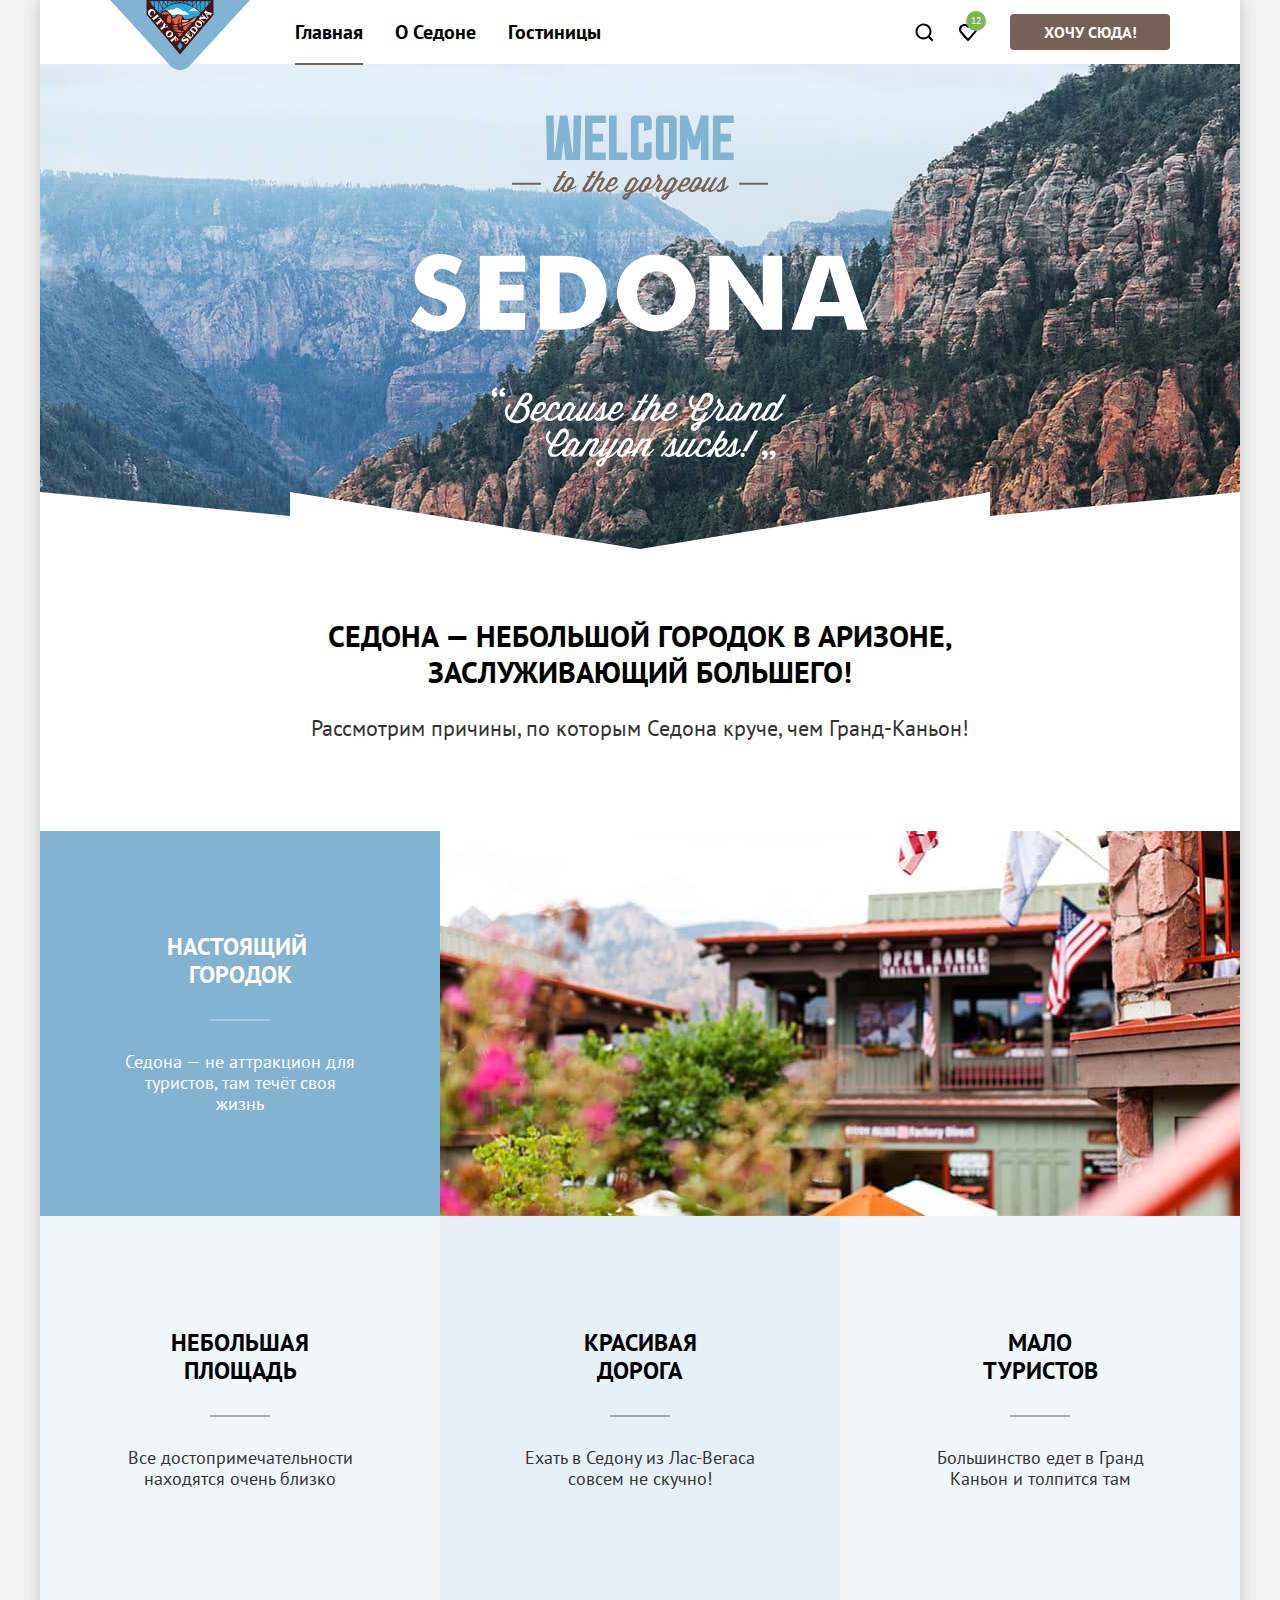
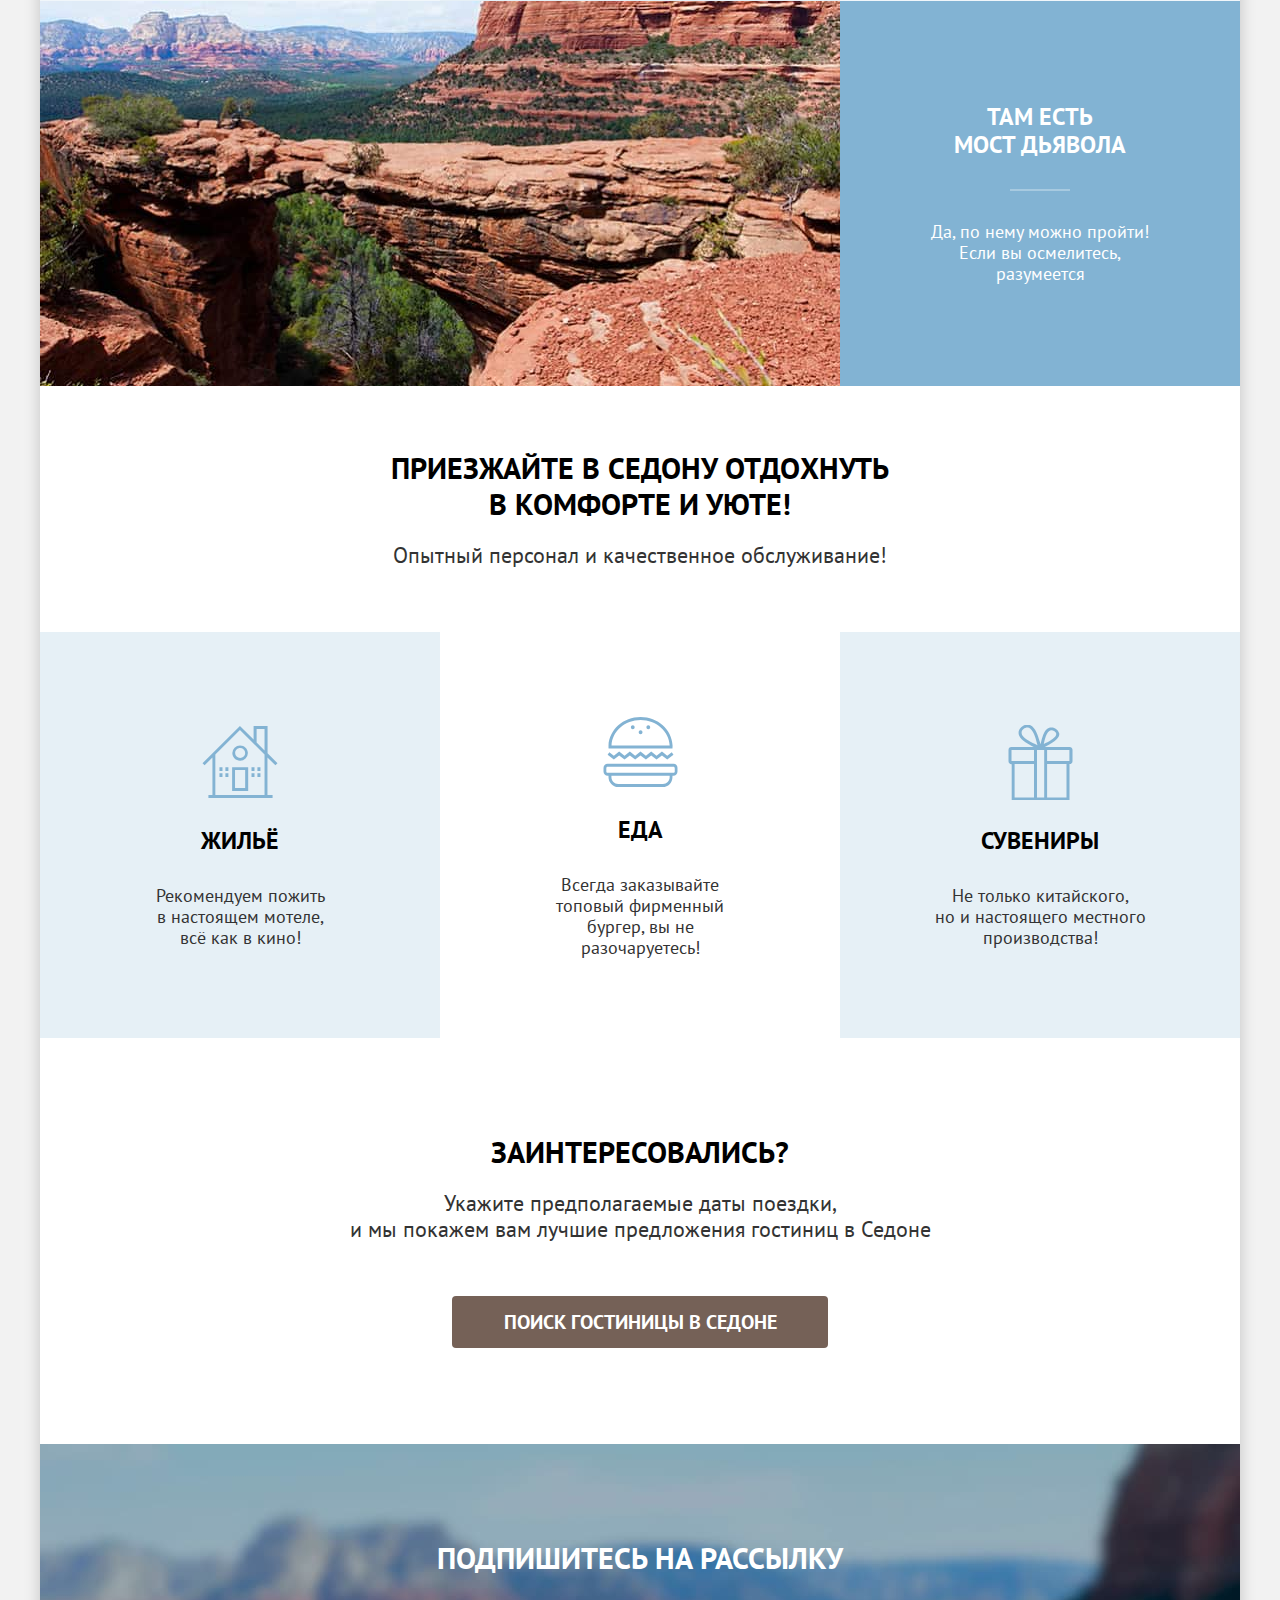
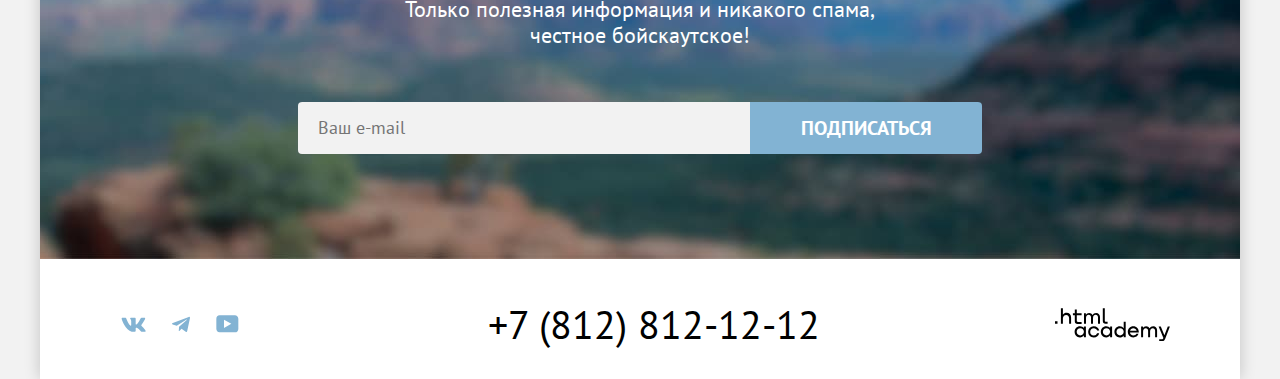
<file: index.html>
<!DOCTYPE html>
<html lang="ru">

  <head>
    <meta charset="UTF-8">
    <link rel="icon" href="favicon.ico">
    <link rel="icon" type="image/png" href="images/favicon.png">
    <link rel="stylesheet" href="styles/styles.css">
    <title>Седона</title>
  </head>

  <body>
    <div class="body-box">
      <!--------------- блок header --------------->
      <header class="page-header" data-test="header">
        <nav class="navigation">
          <a href="index.html" class="logo"><img src="images/logo.svg" width="140" height="70" alt="Логотип Седоны"></a>
          <!--  блок навигации по страницам сайта    -->
          <ul class="navigation-list list">
            <li class="navigation-item active">
              <a class="navigation-link" href="index.html">Главная</a>
            </li>
            <li class="navigation-item">
              <a class="navigation-link" href="#">О Седоне</a>
            </li>
            <li class="navigation-item">
              <a class="navigation-link" href="catalog.html">Гостиницы</a>
            </li>
          </ul>
          <!-- блок пользовательской навигации -->
          <ul class="navigation-user list">
            <li class="navigation-user-item">
              <a class="navigation-user-link search-logo" href="#">
                <svg width="19" height="19" viewBox="0 0 19 19" fill="none" xmlns="http://www.w3.org/2000/svg">
                  <path
                    d="M18.5 17.0083L14.8 13.3287C15.8 12.0359 16.5 10.3453 16.5 8.4558C16.5 4.08011 12.9 0.5 8.5 0.5C4.1 0.5 0.5 4.17956 0.5 8.55525C0.5 12.9309 4.1 16.511 8.5 16.511C10.3 16.511 12 15.9144 13.4 14.8204L17.1 18.5L18.5 17.0083ZM8.5 14.5221C5.2 14.5221 2.5 11.837 2.5 8.55525C2.5 5.27348 5.2 2.5884 8.5 2.5884C11.8 2.5884 14.5 5.27348 14.5 8.55525C14.5 11.837 11.8 14.5221 8.5 14.5221Z"
                    fill="currentColor" />
                </svg>
                <span class="visually-hidden">Поиск</span>
              </a>
            </li>
            <li class="navigation-user-item">
              <a class="navigation-user-link favorites-logo" href="#">
                <svg width="18" height="17" viewBox="0 0 18 17" fill="none" xmlns="http://www.w3.org/2000/svg">
                  <path
                    d="M8.9 17C8.6 17 8.3 16.9 8.1 16.6C2.7 10.5 1.4 9.1 1.1 8.7C0.4 7.8 0 6.6 0 5.4C0 2.4 2.4 0 5.5 0C6.8 0 8 0.5 9 1.3C10 0.5 11.3 0 12.5 0C15.5 0 18 2.4 18 5.4C18 6.7 17.5 7.9 16.7 8.8L9.7 16.7C9.5 16.9 9.3 17 8.9 17ZM2.9 7.5C3.2 7.9 6.4 11.5 9 14.4L15.2 7.4C15.7 6.9 15.9 6.2 15.9 5.4C15.9 3.6 14.4 2.1 12.6 2.1C11.6 2.1 10.6 2.6 9.9 3.4C9.6 3.7 9.3 3.8 9 3.8C8.7 3.8 8.4 3.6 8.2 3.4C7.5 2.6 6.5 2.1 5.5 2.1C3.7 2.1 2.2 3.6 2.2 5.4C2.1 6.3 2.5 7 2.9 7.5C2.8 7.5 2.8 7.5 2.9 7.5Z"
                    fill="currentColor" />
                </svg>
                <span class="visually-hidden">Избранное</span>
                <span class="amount">12</span>
              </a>
            </li>
          </ul>
          <button class="navigation-button small" type="button">Хочу сюда!</button>
        </nav>
      </header>

      <!-- блок основного содержимого -->
      <main class="main-index main-container" data-test="main">
        <section class="hero" data-test="hero">
          <h1 class="visually-hidden">Добро пожаловать в Седону</h1>
          <img class="welcome-box" src="images/index/welcome.svg" width="458" height="352"
            alt="Добро пожаловать в великолепную Седону, потому что Большой Каньон — отстой">
        </section>
        <section class="advantage" data-test="advantages">
          <div class="advantage-title">
            <h2 class="title">Седона — небольшой городок в Аризоне,<br>заслуживающий большего!</h2>
            <p class="title-text">Рассмотрим причины, по которым Седона круче, чем Гранд-Каньон!</p>
          </div>
          <ul class="advantage-list list">
            <li class="advantage-item advantage-image advantage-image-city">
              <div class="advantage-container city">
                <h3 class="advantage-subtitle first-line">Настоящий&nbsp;<br>городок</h3>
                <p class="advantage-text">Седона — не аттракцион для туристов, там течёт своя жизнь</p>
              </div>
              <img src="images/index/city.jpg" width="800" height="385" alt="Городок в Седоне">
            </li>
            <li class="advantage-item advantage-container">
              <div class="advantage-box">
                <h3 class="advantage-subtitle line">Небольшая<br>площадь</h3>
                <p class="advantage-text">Все достопримечательности находятся очень близко</p>
              </div>
            </li>
            <li class="advantage-item box advantage-container">
              <div class="advantage-box">
                <h3 class="advantage-subtitle line">Красивая<br>дорога</h3>
                <p class="advantage-text">Ехать в Седону из Лас-Вегаса <br>совсем не скучно!</p>
              </div>
            </li>
            <li class="advantage-item advantage-container">
              <div class="advantage-box">
                <h3 class="advantage-subtitle line">Мало<br>туристов</h3>
                <p class="advantage-text">Большинство едет в Гранд Каньон и толпится там</p>
              </div>
            </li>
            <li class="advantage-item advantage-image advantage-image-bridge">
              <img src="images/index/devil.jpg" width="800" height="385" alt="Мост Дьявола">
              <div class="advantage-container bridge">
                <h3 class="advantage-subtitle last-line">Там есть<br>мост дьявола</h3>
                <p class="advantage-text">Да, по нему можно пройти! Если вы осмелитесь, разумеется</p>
              </div>
            </li>
          </ul>
          <section class="services" data-test="service">
            <div class="advantage-desc">
              <h2 class="title">Приезжайте в Седону отдохнуть <br>в комфорте и уюте!</h2>
              <p class="title-text">Опытный персонал и качественное обслуживание!</p>
            </div>
            <ul class="advantage-list list">
              <li class="advantage-item box">
                <div class="holder">
                  <h3 class="advantage-subtitle housing">Жильё</h3>
                  <p class="advantage-text">Рекомендуем пожить<br>в настоящем мотеле,<br>всё как в кино!</p>
                </div>
              </li>
              <li class="advantage-item eat">
                <div class="holder">
                  <h3 class="advantage-subtitle food">Еда</h3>
                  <p class="advantage-text">Всегда заказывайте<br>топовый фирменный бургер, вы не разочаруетесь!</p>
                </div>
              </li>
              <li class="advantage-item box">
                <div class="holder">
                  <h3 class="advantage-subtitle souvenirs">Сувениры</h3>
                  <p class="advantage-text">Не только китайского,<br>но и настоящего местного производства!</p>
                </div>
              </li>
            </ul>
          </section>
        </section>
        <article class="hotel-search" data-test="search">
          <h2 class="search-title title">Заинтересовались?</h2>
          <p class="search-text title-text">Укажите предполагаемые даты поездки, <br>и мы покажем вам лучшие предложения
            гостиниц в Седоне</p>
          <a class="search-button medium" href="#">поиск гостиницы в седоне</a>
        </article>
        <article class="subscribe" data-test="subscribe">
          <h2 class="subscribe-title title">Подпишитесь на рассылку</h2>
          <p class="subscribe-text title-text">Только полезная информация и никакого спама,<br>честное бойскаутское!</p>

          <form class="subscribe-form" action="https://echo.htmlacademy.ru/" method="post">
            <input class="form-mail" type="text" id="subscribe-form-mail" name="subscribe-form-mail"
              placeholder="Ваш e-mail">
            <button class="subscribe-button medium" type="submit">Подписаться</button>
          </form>

        </article>
      </main>

      <!--------  блок footer-------------->
      <footer class="page-footer" data-test="footer">
        <ul class="social list">
          <li class="social-item">
            <a class="social-link vk" href="https://vk.com/htmlacademy">
              <svg width="25" height="15" viewBox="0 0 25 15" fill="none" xmlns="http://www.w3.org/2000/svg">
                <path fill-rule="evenodd" clip-rule="evenodd"
                  d="M24.1164 1.80445C24.2824 1.25845 24.1164 0.856445 23.3214 0.856445H20.6964C20.0284 0.856445 19.7204 1.20345 19.5534 1.58645C19.5534 1.58645 18.2184 4.78245 16.3274 6.85845C15.7154 7.46045 15.4374 7.65145 15.1034 7.65145C14.9364 7.65145 14.6854 7.46045 14.6854 6.91345V1.80445C14.6854 1.14845 14.5014 0.856445 13.9454 0.856445H9.81738C9.40038 0.856445 9.14938 1.16045 9.14938 1.44945C9.14938 2.07045 10.0954 2.21445 10.1924 3.96245V7.76045C10.1924 8.59345 10.0394 8.74444 9.70538 8.74444C8.81538 8.74444 6.65038 5.53345 5.36538 1.85945C5.11638 1.14445 4.86438 0.856445 4.19338 0.856445H1.56638C0.816382 0.856445 0.666382 1.20345 0.666382 1.58645C0.666382 2.26845 1.55638 5.65645 4.81138 10.1374C6.98138 13.1974 10.0364 14.8564 12.8194 14.8564C14.4884 14.8564 14.6944 14.4884 14.6944 13.8534V11.5404C14.6944 10.8034 14.8524 10.6564 15.3814 10.6564C15.7714 10.6564 16.4384 10.8484 17.9964 12.3234C19.7764 14.0724 20.0694 14.8564 21.0714 14.8564H23.6964C24.4464 14.8564 24.8224 14.4884 24.6064 13.7604C24.3684 13.0364 23.5184 11.9854 22.3914 10.7384C21.7794 10.0284 20.8614 9.26345 20.5824 8.88045C20.1934 8.38945 20.3044 8.17044 20.5824 7.73345C20.5824 7.73345 23.7824 3.30745 24.1154 1.80445H24.1164Z"
                  fill="currentColor" />
              </svg>
              <span class="visually-hidden">Вконтакте</span>
            </a>
          </li>
          <li class="social-item">
            <a class="social-link telegram" href="https://t.me/htmlacademy">
              <svg width="18" height="16" viewBox="0 0 18 16" fill="none" xmlns="http://www.w3.org/2000/svg">
                <path
                  d="M16.785 0.955705L0.840489 7.1042C-0.247661 7.54126 -0.241365 8.14828 0.640845 8.41897L4.73445 9.69597L14.2058 3.72014C14.6537 3.44766 15.0629 3.59424 14.7265 3.89281L7.05283 10.8183H7.05103L7.05283 10.8192L6.77045 15.0387C7.18413 15.0387 7.36669 14.8489 7.59871 14.625L9.58705 12.6915L13.7229 15.7464C14.4855 16.1664 15.0332 15.9506 15.2229 15.0405L17.9379 2.2453C18.2158 1.13107 17.5126 0.626562 16.785 0.955705Z"
                  fill="currentColor" />
              </svg>
              <span class="visually-hidden">Telegram</span>
            </a>
          </li>
          <li class="social-item">
            <a class="social-link youtube" href="https://www.youtube.com/user/htmlacademyru">
              <svg width="23" height="18" viewBox="0 0 23 18" fill="none" xmlns="http://www.w3.org/2000/svg">
                <path
                  d="M18.9402 0.356445H3.50738C1.64668 0.356445 0.333252 1.9502 0.333252 3.75645V13.8502C0.333252 15.7627 1.64668 17.3564 3.50738 17.3564H19.1591C20.8009 17.3564 22.3333 15.7627 22.3333 13.9564V3.75645C22.1143 1.9502 20.8009 0.356445 18.9402 0.356445ZM7.99494 12.8939V4.81894L15.3283 8.85645L7.99494 12.8939Z"
                  fill="currentColor" />
              </svg>
              <span class="visually-hidden">YouTube</span>
            </a>
          </li>
        </ul>
        <a class="tel" href="tel:+78128121212">+7 (812) 812-12-12</a>
        <a class="logo-htmlacademy" href="https://htmlacademy.ru/">
          <svg xmlns="http://www.w3.org/2000/svg" width="115" height="33" fill="none">
            <path fill="currentColor"
              d="M0 13.26v2.6h2.5v-2.6H0ZM11.6 4.86c-1.6 0-2.8.7-3.6 1.7h-.1V.36h-2v15.5h2v-5.3c0-2.1 1.3-3.6 3.3-3.6 1.8 0 2.9 1.4 2.9 3.2v5.7h2v-6.1c.1-3-1.8-4.9-4.5-4.9ZM26.6 5.16h-4.8v-3.7h-2v3.8h-1.9v2h1.9v6c0 1.7 1 2.7 2.7 2.7h4.1v-2h-3.7c-.7 0-1.1-.4-1.1-1.1v-5.7h4.8v-2ZM41.1 4.96c-1.6 0-2.9.8-3.5 2.1h-.1c-.6-1.2-1.8-2.1-3.4-2.1-1.4 0-2.5.8-3.1 1.8h-.1v-1.6H29v10.6h2v-5.4c0-2 1-3.5 2.6-3.5 1.5 0 2.4 1 2.4 2.6v6.3h2v-5.6c0-2.4 1.4-3.3 2.6-3.3 1.5 0 2.4 1 2.4 2.6v6.3h2v-6.5c.1-2.5-1.4-4.3-3.9-4.3ZM47.8 13.06c0 1.7 1 2.7 2.8 2.7h2v-2h-1.7c-.7 0-1.1-.4-1.1-1.1V.36h-2v12.7ZM28.9 20.06c-.9-1.1-2.2-1.8-3.9-1.8-3.1 0-5.4 2.3-5.4 5.6s2.3 5.6 5.4 5.6c1.8 0 3-.8 3.8-1.9h.1v1.6h2v-10.6h-2v1.5Zm-3.6 7.4c-2.2 0-3.6-1.6-3.6-3.6s1.4-3.6 3.6-3.6 3.6 1.6 3.6 3.6c0 1.9-1.4 3.6-3.6 3.6ZM44.2 22.36c-.5-2.4-2.6-4.1-5.4-4.1a5.4 5.4 0 0 0-5.6 5.6c0 3.1 2.2 5.6 5.6 5.6 2.8 0 4.9-1.8 5.4-4.2h-2.1a3.4 3.4 0 0 1-3.3 2.3c-2.2 0-3.6-1.6-3.6-3.6s1.4-3.6 3.6-3.6c1.6 0 2.8 1 3.3 2.2h2.1v-.2ZM55.1 20.06c-.9-1.1-2.2-1.8-3.9-1.8-3.1 0-5.4 2.3-5.4 5.6s2.3 5.6 5.4 5.6c1.8 0 3-.8 3.8-1.9h.1v1.6h2v-10.6h-2v1.5Zm-3.6 7.4c-2.2 0-3.6-1.6-3.6-3.6s1.4-3.6 3.6-3.6 3.6 1.6 3.6 3.6c0 1.9-1.5 3.6-3.6 3.6ZM68.7 20.16c-.9-1.1-2.2-1.9-3.9-1.9-3.1 0-5.4 2.3-5.4 5.6s2.2 5.6 5.4 5.6c1.7 0 3-.8 3.8-1.8h.1v1.5h2v-15.4h-2v6.4Zm-3.6 7.3c-2.2 0-3.6-1.6-3.6-3.6s1.4-3.6 3.6-3.6 3.6 1.6 3.6 3.6c-.1 2-1.5 3.6-3.6 3.6ZM78.3 18.26c-3.3 0-5.5 2.5-5.5 5.6 0 3 2.1 5.6 5.5 5.6 2.5 0 4.5-1.3 5.2-3.6h-2.1c-.5 1-1.6 1.6-3 1.6-1.9 0-3.3-1.3-3.4-2.9h8.8c.2-3.6-2-6.3-5.5-6.3Zm0 1.9c1.7 0 3 1 3.3 2.6h-6.5c.3-1.5 1.5-2.6 3.2-2.6ZM98.2 18.26c-1.6 0-2.9.8-3.6 2h-.1c-.6-1.2-1.8-2-3.4-2-1.4 0-2.5.7-3.1 1.8v-1.5h-1.9v10.6h2v-5.4c0-2 1-3.4 2.6-3.5 1.5 0 2.4 1 2.4 2.6v6.3h2v-5.6c0-2.4 1.4-3.3 2.6-3.3 1.5 0 2.4 1 2.4 2.6v6.3h2v-6.5c.1-2.6-1.4-4.4-3.9-4.4ZM109.4 27.36l-3.6-8.9h-2.2l4.8 11.6c-.3.9-.7 1.2-1.7 1.2h-2.5v2h2.5c1.8 0 2.8-.8 3.5-2.6l4.7-12.2h-2.1l-3.4 8.9Z" />
          </svg>
          <span class="visually-hidden">HTML Academy</span>
        </a>
      </footer>
    </div>

    <!--  модальное окно -->
    <div class="modal-container modal-container-close">
      <div class="modal modal-search">
        <button class="modal-close-button" type="button">
          <svg width="14" height="14" viewBox="0 0 14 14" fill="none" xmlns="http://www.w3.org/2000/svg">
            <path
              d="M14 1.29231L12.7077 0L7 5.70769L1.29231 0L0 1.29231L5.70769 7L0 12.7077L1.29231 14L7 8.29231L12.7077 14L14 12.7077L8.29231 7L14 1.29231Z"
              fill="currentColor" />
          </svg>
          <span class="visually-hidden">Закрыть</span>
        </button>
        <section class="modal-content">
          <h2 class="modal-title">Поиск гостиницы в Седоне</h2>
          <form class="search-form" action="https://echo.htmlacademy.ru/" method="post">
            <div class="arrival-grid">
              <label class="field arrival" for="arrival">Дата Заезда:</label>
              <input class="arrival-form modal-form" type="text" id="arrival" name="arrival" placeholder="Укажите дату"
                required>
              <strong class="date-error">Мы не можем отправить вас в прошлое.</strong>
            </div>
            <div class="departure-grid">
              <label class="field departure" for="departure">Дата Выезда:</label>
              <input class="departure-form modal-form" type="text" id="departure" name="departure"
                placeholder="Укажите дату" required>
              <strong class="notice">На эти даты есть свободные номера. Пока есть.</strong>
            </div>
            <div class="adults-grid">
              <label class="field adults" for="adults">Взрослые:</label>
              <div class="spin adult-spin">
                <button class="minus" type="button">
                  <span class="visually-hidden">Меньше</span>
                  <svg width="14" height="2" viewBox="0 0 14 2" fill="none" xmlns="http://www.w3.org/2000/svg">
                    <path d="M0 0L0 2L14 2V0L0 0Z" fill="currentColor" />
                  </svg>
                </button>
                <input class="adults-form modal-form" type="number" id="adults" name="adults" value="2" required>
                <button class="plus" type="button">
                  <span class="visually-hidden">Больше</span>
                  <svg width="14" height="14" viewBox="0 0 14 14" fill="none" xmlns="http://www.w3.org/2000/svg">
                    <path d="M14 6H8V0H6V6H0V8H6V14H8V8H14V6Z" fill="currentColor" />
                  </svg>
                </button>
              </div>
            </div>
            <div class="children-grid">
              <span class="children-tooltip">
                <label class="field children" for="children">Дети:</label>
                <span class="tooltip">
                  <button class="tooltip-toggle" type="button" aria-labelledby="tooltip-label-date">
                    <svg class="tooltip-icon" width="2" height="12" viewBox="0 0 2 12" fill="none"
                      xmlns="http://www.w3.org/2000/svg">
                      <path fill-rule="evenodd" clip-rule="evenodd" d="M0 0H2V2H0V0ZM2 12H0V3H2V12Z" fill="white" />
                    </svg>
                  </button>
                  <span class="tooltip-text" role="tooltip" id="tooltip-label-date">Укажите количество детей, которые
                    будут с вами, возраст которых от 6 до 18 лет. Дети до 6 лет размещаются бесплатно.</span>
                </span>
              </span>
              <div class="spin child-spin">
                <button class="minus" type="button">
                  <span class="visually-hidden">Меньше</span>
                  <svg width="14" height="2" viewBox="0 0 14 2" fill="none" xmlns="http://www.w3.org/2000/svg">
                    <path d="M0 0L0 2L14 2V0L0 0Z" fill="currentColor" />
                  </svg>
                </button>
                <input class="children-form modal-form" type="number" id="children" name="children" value="2" required>
                <button class="plus" type="button">
                  <span class="visually-hidden">Больше</span>
                  <svg width="14" height="14" viewBox="0 0 14 14" fill="none" xmlns="http://www.w3.org/2000/svg">
                    <path d="M14 6H8V0H6V6H0V8H6V14H8V8H14V6Z" fill="currentColor" />
                  </svg>
                </button>
              </div>
            </div>
            <button class="search-button-modal" type="submit">Найти</button>
          </form>
        </section>
      </div>
    </div>
  </body>

</html>
</file>
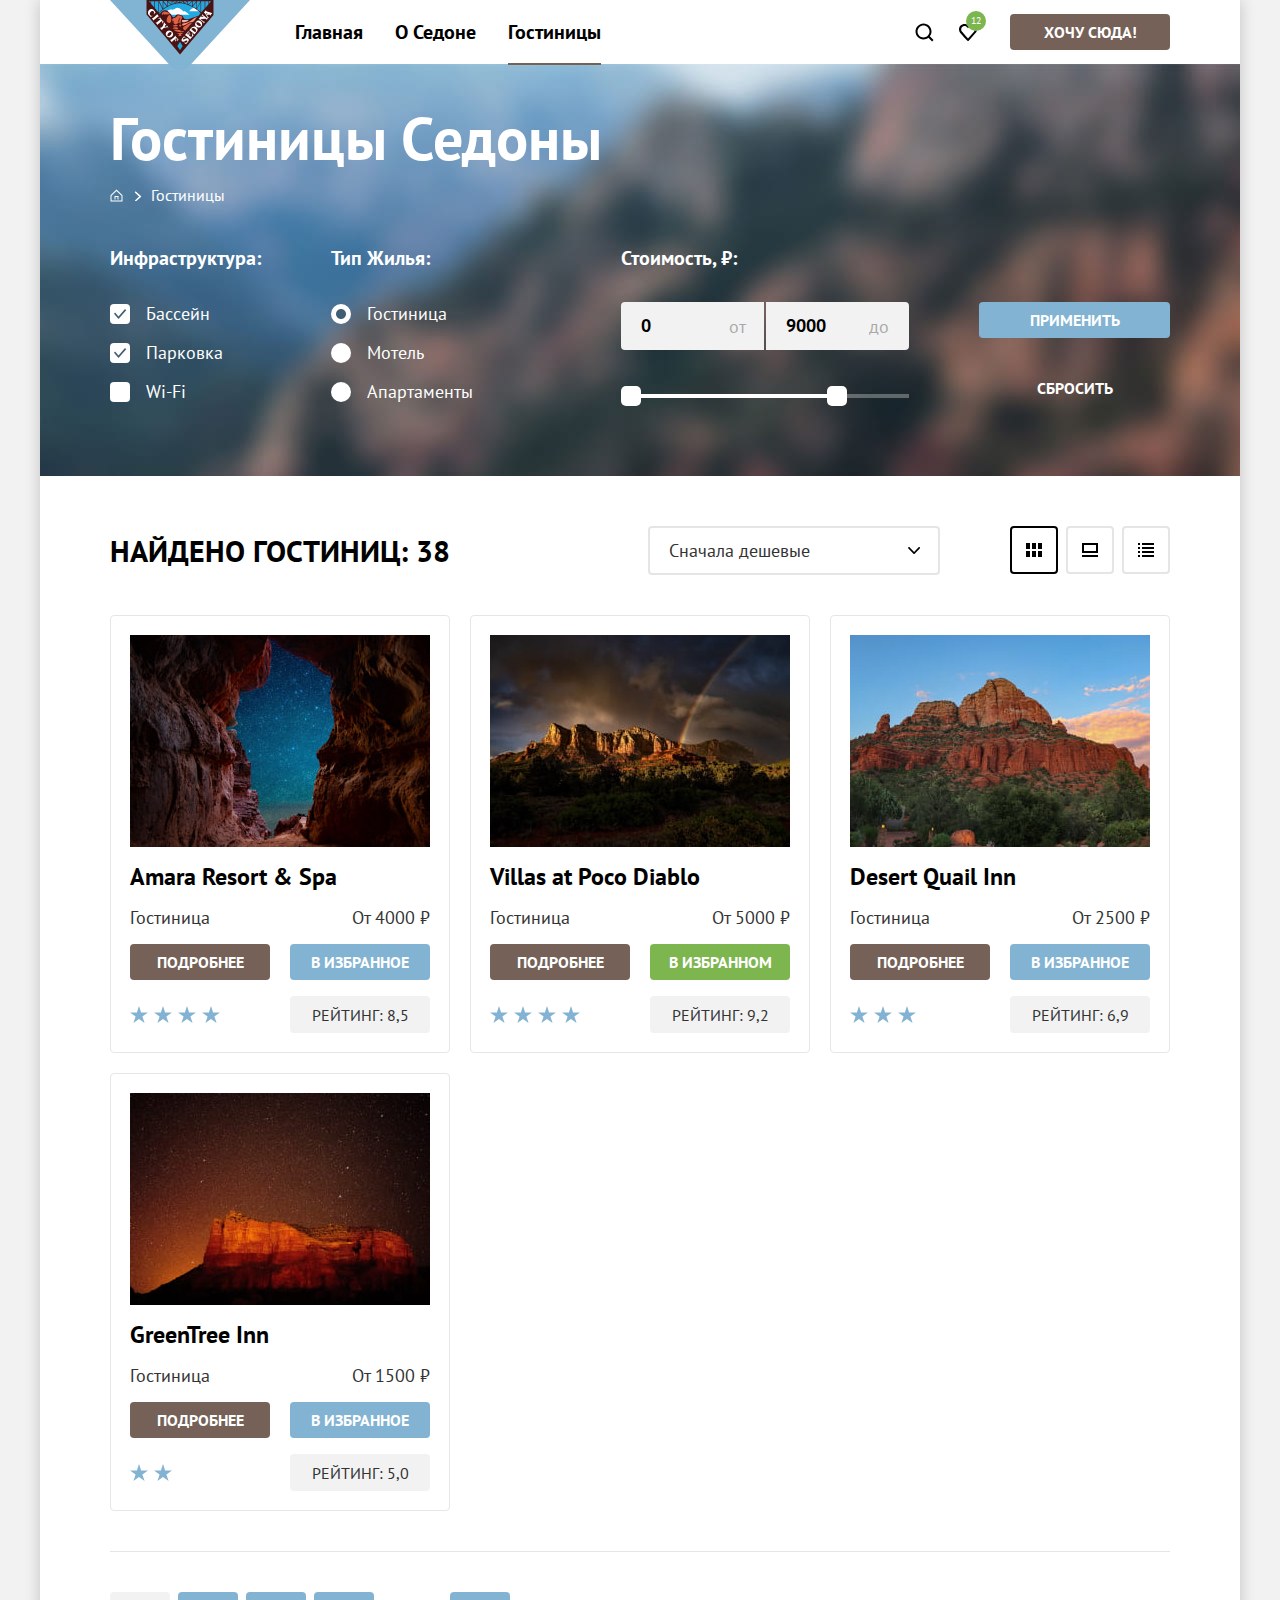
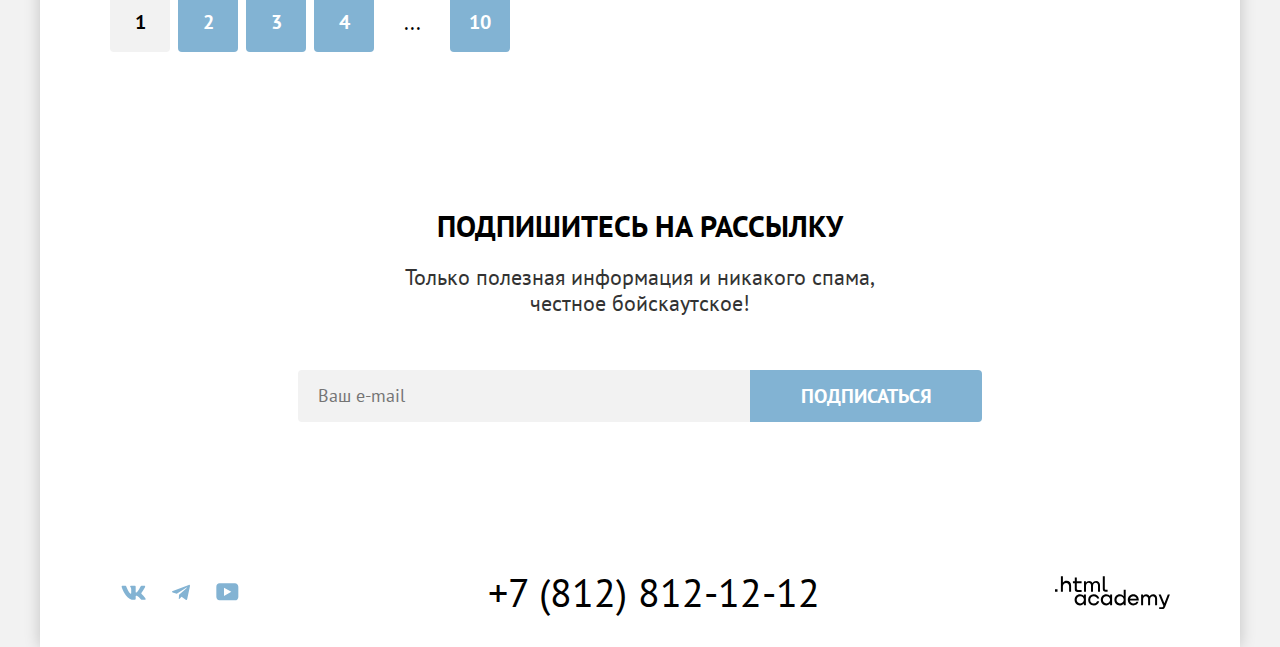
<file: catalog.html>
<!DOCTYPE html>
<html lang="ru">

  <head>
    <meta charset="UTF-8">
    <link rel="icon" href="favicon.ico">
    <link rel="icon" type="image/png" href="images/favicon.png">
    <link rel="stylesheet" href="styles/styles.css">
    <title>Седона</title>
  </head>

  <body>
    <div class="body-box">
      <!--------------- блок header --------------->
      <header class="page-header" data-test="header">
        <nav class="navigation">
          <a href="index.html" class="logo"><img src="images/logo.svg" width="140" height="70" alt="Логотип Седоны"></a>
          <!--  блок навигации по страницам сайта    -->
          <ul class="navigation-list list">
            <li class="navigation-item">
              <a class="navigation-link" href="index.html">Главная</a>
            </li>
            <li class="navigation-item">
              <a class="navigation-link" href="#">О Седоне</a>
            </li>
            <li class="navigation-item active">
              <a class="navigation-link" href="catalog.html">Гостиницы</a>
            </li>
          </ul>
          <!-- блок пользовательской навигации -->
          <ul class="navigation-user list">
            <li class="navigation-user-item">
              <a class="navigation-user-link search-logo" href="#">
                <svg width="19" height="19" viewBox="0 0 19 19" fill="none" xmlns="http://www.w3.org/2000/svg">
                  <path
                    d="M18.5 17.0083L14.8 13.3287C15.8 12.0359 16.5 10.3453 16.5 8.4558C16.5 4.08011 12.9 0.5 8.5 0.5C4.1 0.5 0.5 4.17956 0.5 8.55525C0.5 12.9309 4.1 16.511 8.5 16.511C10.3 16.511 12 15.9144 13.4 14.8204L17.1 18.5L18.5 17.0083ZM8.5 14.5221C5.2 14.5221 2.5 11.837 2.5 8.55525C2.5 5.27348 5.2 2.5884 8.5 2.5884C11.8 2.5884 14.5 5.27348 14.5 8.55525C14.5 11.837 11.8 14.5221 8.5 14.5221Z"
                    fill="currentColor" />
                </svg>
                <span class="visually-hidden">Поиск</span>
              </a>
            </li>
            <li class="navigation-user-item">
              <a class="navigation-user-link favorites-logo" href="#">
                <svg width="18" height="17" viewBox="0 0 18 17" fill="none" xmlns="http://www.w3.org/2000/svg">
                  <path
                    d="M8.9 17C8.6 17 8.3 16.9 8.1 16.6C2.7 10.5 1.4 9.1 1.1 8.7C0.4 7.8 0 6.6 0 5.4C0 2.4 2.4 0 5.5 0C6.8 0 8 0.5 9 1.3C10 0.5 11.3 0 12.5 0C15.5 0 18 2.4 18 5.4C18 6.7 17.5 7.9 16.7 8.8L9.7 16.7C9.5 16.9 9.3 17 8.9 17ZM2.9 7.5C3.2 7.9 6.4 11.5 9 14.4L15.2 7.4C15.7 6.9 15.9 6.2 15.9 5.4C15.9 3.6 14.4 2.1 12.6 2.1C11.6 2.1 10.6 2.6 9.9 3.4C9.6 3.7 9.3 3.8 9 3.8C8.7 3.8 8.4 3.6 8.2 3.4C7.5 2.6 6.5 2.1 5.5 2.1C3.7 2.1 2.2 3.6 2.2 5.4C2.1 6.3 2.5 7 2.9 7.5C2.8 7.5 2.8 7.5 2.9 7.5Z"
                    fill="currentColor" />
                </svg>
                <span class="visually-hidden">Избранное</span>
                <span class="amount">12</span>
              </a>
            </li>
          </ul>
          <button class="navigation-button small" type="button">Хочу сюда!</button>
        </nav>
      </header>
      <main class="main-catalog main-container" data-test="main">
        <section class="catalog-filter" data-test="filter">
          <h1 class="catalog-title">Гостиницы Седоны</h1>
          <ul class="breadcrumbs list">
            <li class="breadcrumbs-item">
              <a href="index.html" class="breadcrumbs-link index">
                <svg width="13" height="13" viewBox="0 0 13 13" fill="none" xmlns="http://www.w3.org/2000/svg">
                  <path
                    d="M6.5 0.5L0.5 6.30006V12.5001H12.5V6.30006L6.5 0.5ZM11.5 11.5001H1.5V6.70005L6.5 1.9L11.5 6.70005V11.5001Z"
                    fill="currentColor" />
                  <path d="M4.5 10.5001H5.5V8.00005H7.5V10.5001H8.5V7.00005H4.5V10.5001Z" fill="currentColor" />
                </svg>
                <span class="visually-hidden">Главная</span>
              </a>
            </li>
            <li class="breadcrumbs-item">
              <a href="#" class="breadcrumbs-link">Гостиницы</a>
            </li>
          </ul>
          <h2 class="visually-hidden">Фильтры для поиска гостиниц</h2>
          <form class="catalog-filter-form" action="https://echo.htmlacademy.ru/" method="get">
            <fieldset class="catalog-filter-group comfort">
              <legend class="catalog-filter-title">Инфраструктура:</legend>
              <ul class="catalog-filter-list list">
                <li class="catalog-filter-item">
                  <label class="control custom-checkbox">
                    <input class="checkbox" type="checkbox" name="pool" checked>
                    <span>Бассейн</span>
                  </label>
                </li>
                <li class="catalog-filter-item">
                  <label class="control custom-checkbox">
                    <input class="control-input" type="checkbox" name="parking" checked>
                    <span>Парковка</span>
                  </label>
                </li>
                <li class="catalog-filter-item">
                  <label class="control custom-checkbox">
                    <input class="control-input" type="checkbox" name="wi-fi">
                    <span>Wi-Fi</span>
                  </label>
                </li>
              </ul>
            </fieldset>

            <fieldset class="catalog-filter-group houseroom">
              <legend class="catalog-filter-title">Тип Жилья:</legend>
              <ul class="catalog-filter-list list">
                <li class="catalog-filter-item">
                  <label class="control custom-radio">
                    <input class="control-input" type="radio" value="hotel" name="product-group" checked>
                    <span>Гостиница</span>
                  </label>
                </li>
                <li class="catalog-filter-item">
                  <label class="control custom-radio">
                    <input class="control-input" type="radio" value="motel" name="product-group">
                    <span>Мотель</span>
                  </label>
                </li>
                <li class="catalog-filter-item">
                  <label class="control custom-radio">
                    <input class="control-input" type="radio" value="apartments" name="product-group">
                    <span>Апартаменты</span>
                  </label>
                </li>
              </ul>
            </fieldset>

            <!--  заготовка для выбора диапозона цен  -->
            <fieldset class="value">
              <legend class="catalog-filter-title">Стоимость, ₽:</legend>
              <div class="range">
                <label class="min">
                  <input class="value-min value-range" type="number" name="value-min" value="0">
                  <span>от</span>
                </label>
                <label class="max">
                  <input class="value-max value-range" type="number" name="value-max" value="9000">
                  <span>до</span>
                </label>
              </div>
              <div class="range-scale">
                <div class="range-bar">
                  <button class="range-toggle toggle-min" type="button">
                    <span class="visually-hidden">Изменить минимальную цену</span>
                  </button>
                  <button class="range-toggle toggle-max" type="button">
                    <span class="visually-hidden">Изменить максимальную цену</span>
                  </button>
                </div>
              </div>
            </fieldset>
            <!----------------------------------->
            <div class="buttons">
              <button class="apply small" type="submit">Применить</button>
              <button class="reset small" type="reset">Сбросить</button>
            </div>
          </form>
        </section>
        <section class="catalog-products" data-test="catalog">
          <div class="effect-box">
            <h2 class="effect">Найдено гостиниц: 38</h2>
            <select class="select-control" aria-label="Сортировка">
              <option value="cheap">Сначала дешевые</option>
              <option value="popular">Сначала популярное</option>
              <option value="expensive">Сначала дорогое</option>
            </select>
            <ul class="form list">
              <li class="form-item">
                <button type="button" class="tile option option-active"></button>
                  <span class="visually-hidden">Плитка</span>
              </li>
              <li class="form-item">
                <button type="button" class="big-list option"></button>
                  <span class="visually-hidden">Большой список</span>
              </li>
              <li class="form-item">
                <button type="button" class="small-list option"></button>
                  <span class="visually-hidden">Маленький список</span>
              </li>
            </ul>
          </div>
          <div class="result">
            <ul class="result-list list">
              <li class="result-item">
                <img src="images/catalog/amara_resort.jpg" width="300" height="212"
                  alt="Вид на звездное небо в ресщелине гор" class="result-image">
                <h3>Amara Resort & Spa</h3>
                <p class="result-type">Гостиница</p>
                <p class="price">От 4000 ₽</p>
                <a class="button-detail small" href="#">Подробнее</a>
                <button class="button-result small" type="button">в избранное</button>
                <div class="stars-4 stars"></div>
                <p class="visually-hidden">Отель 4 звезды</p>
                <p class="rating">Рейтинг: 8,5</p>
              </li>
              <li class="result-item">
                <img src="images/catalog/villas_at_poco_diablo.jpg" width="300" height="212"
                  alt="Вид на гору с радугой в пасмурную погоду" class="result-image">
                <h3>Villas at Poco Diablo</h3>
                <p class="result-type">Гостиница</p>
                <p class="price">От 5000 ₽</p>
                <a class="button-detail small" href="#">Подробнее</a>
                <button class="button-result small result-active" type="button">в избранном</button>
                <div class="stars-4 stars"></div>
                <p class="visually-hidden">Отель 4 звезды</p>
                <p class="rating">Рейтинг: 9,2</p>
              </li>
              <li class="result-item">
                <img src="images/catalog/desrt_quail_inn.jpg" width="300" height="212" alt="Гора на фоне голубого неба"
                  class="result-image">
                <h3>Desert Quail Inn</h3>
                <p class="result-type">Гостиница</p>
                <p class="price">От 2500 ₽</p>
                <a class="button-detail small" href="#">Подробнее</a>
                <button class="button-result small" type="button">в избранное</button>
                <div class="stars-3 stars"></div>
                <p class="visually-hidden">Отель 3 звезды</p>
                <p class="rating">Рейтинг: 6,9</p>
              </li>
              <li class="result-item">
                <img src="images/catalog/greentree_inn.jpg" width="300" height="212" alt="Гора на фоне звездного неба"
                  class="result-image">
                <h3>GreenTree Inn</h3>
                <p class="result-type">Гостиница</p>
                <p class="price">От 1500 ₽</p>
                <a class="button-detail small" href="#">Подробнее</a>
                <button class="button-result small" type="button">в избранное</button>
                <div class="stars-2 stars"></div>
                <p class="visually-hidden">Отель 2 звезды</p>
                <p class="rating">Рейтинг: 5,0</p>
              </li>
            </ul>
          </div>

          <ul class="pagination list">
            <li class="pagination-item">
              <a class="pagination-link pagination-active">1</a>
            </li>
            <li class="pagination-item">
              <a class="pagination-link" href="#">2</a>
            </li>
            <li class="pagination-item">
              <a class="pagination-link" href="#">3</a>
            </li>
            <li class="pagination-item">
              <a class="pagination-link" href="#">4</a>
            </li>
            <li class="pagination-item pagination-box">
              <span>...</span>
            </li>
            <li class="pagination-item">
              <a class="pagination-link" href="#">10</a>
            </li>
          </ul>
        </section>
        <article class="subscribe subscribe-catalog" data-test="subscribe">
          <h2 class="subscribe-title title">Подпишитесь на рассылку</h2>
          <p class="subscribe-text title-text">Только полезная информация и никакого спама,<br>честное бойскаутское!</p>
          <form class="subscribe-form" action="https://echo.htmlacademy.ru/" method="post">
            <input class="form-mail" type="text" id="subscribe-form-mail" name="subscribe-form-mail"
              placeholder="Ваш e-mail">
            <button class="subscribe-button medium" type="submit">Подписаться</button>
          </form>
        </article>
      </main>

      <!---------  блок footer-------------->
      <footer class="page-footer" data-test="footer">
        <ul class="social list">
          <li class="social-item">
            <a class="social-link vk" href="https://vk.com/htmlacademy">
              <svg width="25" height="15" viewBox="0 0 25 15" fill="none" xmlns="http://www.w3.org/2000/svg">
                <path fill-rule="evenodd" clip-rule="evenodd"
                  d="M24.1164 1.80445C24.2824 1.25845 24.1164 0.856445 23.3214 0.856445H20.6964C20.0284 0.856445 19.7204 1.20345 19.5534 1.58645C19.5534 1.58645 18.2184 4.78245 16.3274 6.85845C15.7154 7.46045 15.4374 7.65145 15.1034 7.65145C14.9364 7.65145 14.6854 7.46045 14.6854 6.91345V1.80445C14.6854 1.14845 14.5014 0.856445 13.9454 0.856445H9.81738C9.40038 0.856445 9.14938 1.16045 9.14938 1.44945C9.14938 2.07045 10.0954 2.21445 10.1924 3.96245V7.76045C10.1924 8.59345 10.0394 8.74444 9.70538 8.74444C8.81538 8.74444 6.65038 5.53345 5.36538 1.85945C5.11638 1.14445 4.86438 0.856445 4.19338 0.856445H1.56638C0.816382 0.856445 0.666382 1.20345 0.666382 1.58645C0.666382 2.26845 1.55638 5.65645 4.81138 10.1374C6.98138 13.1974 10.0364 14.8564 12.8194 14.8564C14.4884 14.8564 14.6944 14.4884 14.6944 13.8534V11.5404C14.6944 10.8034 14.8524 10.6564 15.3814 10.6564C15.7714 10.6564 16.4384 10.8484 17.9964 12.3234C19.7764 14.0724 20.0694 14.8564 21.0714 14.8564H23.6964C24.4464 14.8564 24.8224 14.4884 24.6064 13.7604C24.3684 13.0364 23.5184 11.9854 22.3914 10.7384C21.7794 10.0284 20.8614 9.26345 20.5824 8.88045C20.1934 8.38945 20.3044 8.17044 20.5824 7.73345C20.5824 7.73345 23.7824 3.30745 24.1154 1.80445H24.1164Z"
                  fill="currentColor" />
              </svg>
              <span class="visually-hidden">Вконтакте</span>
            </a>
          </li>
          <li class="social-item">
            <a class="social-link telegram" href="https://t.me/htmlacademy">
              <svg width="18" height="16" viewBox="0 0 18 16" fill="none" xmlns="http://www.w3.org/2000/svg">
                <path
                  d="M16.785 0.955705L0.840489 7.1042C-0.247661 7.54126 -0.241365 8.14828 0.640845 8.41897L4.73445 9.69597L14.2058 3.72014C14.6537 3.44766 15.0629 3.59424 14.7265 3.89281L7.05283 10.8183H7.05103L7.05283 10.8192L6.77045 15.0387C7.18413 15.0387 7.36669 14.8489 7.59871 14.625L9.58705 12.6915L13.7229 15.7464C14.4855 16.1664 15.0332 15.9506 15.2229 15.0405L17.9379 2.2453C18.2158 1.13107 17.5126 0.626562 16.785 0.955705Z"
                  fill="currentColor" />
              </svg>
              <span class="visually-hidden">Telegram</span>
            </a>
          </li>
          <li class="social-item">
            <a class="social-link youtube" href="https://www.youtube.com/user/htmlacademyru">
              <svg width="23" height="18" viewBox="0 0 23 18" fill="none" xmlns="http://www.w3.org/2000/svg">
                <path
                  d="M18.9402 0.356445H3.50738C1.64668 0.356445 0.333252 1.9502 0.333252 3.75645V13.8502C0.333252 15.7627 1.64668 17.3564 3.50738 17.3564H19.1591C20.8009 17.3564 22.3333 15.7627 22.3333 13.9564V3.75645C22.1143 1.9502 20.8009 0.356445 18.9402 0.356445ZM7.99494 12.8939V4.81894L15.3283 8.85645L7.99494 12.8939Z"
                  fill="currentColor" />
              </svg>
              <span class="visually-hidden">YouTube</span>
            </a>
          </li>
        </ul>
        <a class="tel" href="tel:+78128121212">+7 (812) 812-12-12</a>
        <a class="logo-htmlacademy" href="https://htmlacademy.ru/">
          <svg xmlns="http://www.w3.org/2000/svg" width="115" height="33" fill="none">
            <path fill="currentColor"
              d="M0 13.26v2.6h2.5v-2.6H0ZM11.6 4.86c-1.6 0-2.8.7-3.6 1.7h-.1V.36h-2v15.5h2v-5.3c0-2.1 1.3-3.6 3.3-3.6 1.8 0 2.9 1.4 2.9 3.2v5.7h2v-6.1c.1-3-1.8-4.9-4.5-4.9ZM26.6 5.16h-4.8v-3.7h-2v3.8h-1.9v2h1.9v6c0 1.7 1 2.7 2.7 2.7h4.1v-2h-3.7c-.7 0-1.1-.4-1.1-1.1v-5.7h4.8v-2ZM41.1 4.96c-1.6 0-2.9.8-3.5 2.1h-.1c-.6-1.2-1.8-2.1-3.4-2.1-1.4 0-2.5.8-3.1 1.8h-.1v-1.6H29v10.6h2v-5.4c0-2 1-3.5 2.6-3.5 1.5 0 2.4 1 2.4 2.6v6.3h2v-5.6c0-2.4 1.4-3.3 2.6-3.3 1.5 0 2.4 1 2.4 2.6v6.3h2v-6.5c.1-2.5-1.4-4.3-3.9-4.3ZM47.8 13.06c0 1.7 1 2.7 2.8 2.7h2v-2h-1.7c-.7 0-1.1-.4-1.1-1.1V.36h-2v12.7ZM28.9 20.06c-.9-1.1-2.2-1.8-3.9-1.8-3.1 0-5.4 2.3-5.4 5.6s2.3 5.6 5.4 5.6c1.8 0 3-.8 3.8-1.9h.1v1.6h2v-10.6h-2v1.5Zm-3.6 7.4c-2.2 0-3.6-1.6-3.6-3.6s1.4-3.6 3.6-3.6 3.6 1.6 3.6 3.6c0 1.9-1.4 3.6-3.6 3.6ZM44.2 22.36c-.5-2.4-2.6-4.1-5.4-4.1a5.4 5.4 0 0 0-5.6 5.6c0 3.1 2.2 5.6 5.6 5.6 2.8 0 4.9-1.8 5.4-4.2h-2.1a3.4 3.4 0 0 1-3.3 2.3c-2.2 0-3.6-1.6-3.6-3.6s1.4-3.6 3.6-3.6c1.6 0 2.8 1 3.3 2.2h2.1v-.2ZM55.1 20.06c-.9-1.1-2.2-1.8-3.9-1.8-3.1 0-5.4 2.3-5.4 5.6s2.3 5.6 5.4 5.6c1.8 0 3-.8 3.8-1.9h.1v1.6h2v-10.6h-2v1.5Zm-3.6 7.4c-2.2 0-3.6-1.6-3.6-3.6s1.4-3.6 3.6-3.6 3.6 1.6 3.6 3.6c0 1.9-1.5 3.6-3.6 3.6ZM68.7 20.16c-.9-1.1-2.2-1.9-3.9-1.9-3.1 0-5.4 2.3-5.4 5.6s2.2 5.6 5.4 5.6c1.7 0 3-.8 3.8-1.8h.1v1.5h2v-15.4h-2v6.4Zm-3.6 7.3c-2.2 0-3.6-1.6-3.6-3.6s1.4-3.6 3.6-3.6 3.6 1.6 3.6 3.6c-.1 2-1.5 3.6-3.6 3.6ZM78.3 18.26c-3.3 0-5.5 2.5-5.5 5.6 0 3 2.1 5.6 5.5 5.6 2.5 0 4.5-1.3 5.2-3.6h-2.1c-.5 1-1.6 1.6-3 1.6-1.9 0-3.3-1.3-3.4-2.9h8.8c.2-3.6-2-6.3-5.5-6.3Zm0 1.9c1.7 0 3 1 3.3 2.6h-6.5c.3-1.5 1.5-2.6 3.2-2.6ZM98.2 18.26c-1.6 0-2.9.8-3.6 2h-.1c-.6-1.2-1.8-2-3.4-2-1.4 0-2.5.7-3.1 1.8v-1.5h-1.9v10.6h2v-5.4c0-2 1-3.4 2.6-3.5 1.5 0 2.4 1 2.4 2.6v6.3h2v-5.6c0-2.4 1.4-3.3 2.6-3.3 1.5 0 2.4 1 2.4 2.6v6.3h2v-6.5c.1-2.6-1.4-4.4-3.9-4.4ZM109.4 27.36l-3.6-8.9h-2.2l4.8 11.6c-.3.9-.7 1.2-1.7 1.2h-2.5v2h2.5c1.8 0 2.8-.8 3.5-2.6l4.7-12.2h-2.1l-3.4 8.9Z" />
          </svg>
          <span class="visually-hidden">HTML Academy</span>
        </a>
      </footer>
    </div>

    <!--  модальное окно -->
    <div class="modal-container modal-container-close">
      <div class="modal modal-search">
        <button class="modal-close-button" type="button">
          <svg width="14" height="14" viewBox="0 0 14 14" fill="none" xmlns="http://www.w3.org/2000/svg">
            <path
              d="M14 1.29231L12.7077 0L7 5.70769L1.29231 0L0 1.29231L5.70769 7L0 12.7077L1.29231 14L7 8.29231L12.7077 14L14 12.7077L8.29231 7L14 1.29231Z"
              fill="currentColor" />
          </svg>
          <span class="visually-hidden">Закрыть</span>
        </button>
        <section class="modal-content">
          <h2 class="modal-title">Поиск гостиницы в Седоне</h2>
          <form class="search-form" action="https://echo.htmlacademy.ru/" method="post">
            <div class="arrival-grid">
              <label class="field arrival" for="arrival">Дата Заезда:</label>
              <input class="arrival-form modal-form" type="text" id="arrival" name="arrival" placeholder="Укажите дату"
                required>
              <strong class="date-error">Мы не можем отправить вас в прошлое.</strong>
            </div>
            <div class="departure-grid">
              <label class="field departure" for="departure">Дата Выезда:</label>
              <input class="departure-form modal-form" type="text" id="departure" name="departure"
                placeholder="Укажите дату" required>
              <strong class="notice">На эти даты есть свободные номера. Пока есть.</strong>
            </div>
            <div class="adults-grid">
              <label class="field adults" for="adults">Взрослые:</label>
              <div class="spin adult-spin">
                <button class="minus" type="button">
                  <span class="visually-hidden">Меньше</span>
                  <svg width="14" height="2" viewBox="0 0 14 2" fill="none" xmlns="http://www.w3.org/2000/svg">
                    <path d="M0 0L0 2L14 2V0L0 0Z" fill="currentColor" />
                  </svg>
                </button>
                <input class="adults-form modal-form" type="number" id="adults" name="adults" value="2" required>
                <button class="plus" type="button">
                  <span class="visually-hidden">Больше</span>
                  <svg width="14" height="14" viewBox="0 0 14 14" fill="none" xmlns="http://www.w3.org/2000/svg">
                    <path d="M14 6H8V0H6V6H0V8H6V14H8V8H14V6Z" fill="currentColor" />
                  </svg>
                </button>
              </div>
            </div>
            <div class="children-grid">
              <span class="children-tooltip">
                <label class="field children" for="children">Дети:</label>
                <span class="tooltip">
                  <button class="tooltip-toggle" type="button" aria-labelledby="tooltip-label-date">
                    <svg class="tooltip-icon" width="2" height="12" viewBox="0 0 2 12" fill="none"
                      xmlns="http://www.w3.org/2000/svg">
                      <path fill-rule="evenodd" clip-rule="evenodd" d="M0 0H2V2H0V0ZM2 12H0V3H2V12Z" fill="white" />
                    </svg>
                  </button>
                  <span class="tooltip-text" role="tooltip" id="tooltip-label-date">Укажите количество детей, которые
                    будут с вами, возраст которых от 6 до 18 лет. Дети до 6 лет размещаются бесплатно.</span>
                </span>
              </span>
              <div class="spin child-spin">
                <button class="minus" type="button">
                  <span class="visually-hidden">Меньше</span>
                  <svg width="14" height="2" viewBox="0 0 14 2" fill="none" xmlns="http://www.w3.org/2000/svg">
                    <path d="M0 0L0 2L14 2V0L0 0Z" fill="currentColor" />
                  </svg>
                </button>
                <input class="children-form modal-form" type="number" id="children" name="children" value="2" required>
                <button class="plus" type="button">
                  <span class="visually-hidden">Больше</span>
                  <svg width="14" height="14" viewBox="0 0 14 14" fill="none" xmlns="http://www.w3.org/2000/svg">
                    <path d="M14 6H8V0H6V6H0V8H6V14H8V8H14V6Z" fill="currentColor" />
                  </svg>
                </button>
              </div>
            </div>
            <button class="search-button-modal" type="submit">Найти</button>
          </form>
        </section>
      </div>
    </div>
  </body>

</html>
</file>
<file: styles/styles.css>
@font-face {
  font-family: "PT Sans";
  font-style: normal;
  font-weight: 400;
  src: url("../fonts/ptsans-400.woff2") format("woff2");
  font-display: swap;
}

@font-face {
  font-family: "PT Sans";
  font-style: normal;
  font-weight: 700;
  src: url("../fonts/ptsans-700.woff2") format("woff2");
  font-display: swap;
}

html {
  height: 100%;
}

.visually-hidden {
  position: absolute;
  width: 1px;
  height: 1px;
  margin: -1px;
  border: 0;
  padding: 0;
  white-space: nowrap;
  clip-path: inset(100%);
  clip: rect(0 0 0 0);
  overflow: hidden;
}

.list {
  list-style-type: none;
  padding: 0;
}

body {
  font-family: "PT Sans", sans-serif;
  font-size: 18px;
  line-height: 21px;
  background-color: #f2f2f2;
  color: #000000;
  width: 100%;
  margin: 0;
  padding: 0;
  height: 100%;
}

.body-box {
  background-color: #ffffff;
  margin: auto;
  width: 1200px;
  box-shadow: 0 0 15px 0 rgba(0, 0, 0, 0.2);
  display: flex;
  flex-direction: column;
  min-height: 100%;
}

.page-header {
  z-index: 1;
}

.navigation {
  width: 1060px;
  display: flex;
  margin: auto;
  align-items: center;
}

.logo {
  width: 140px;
  height: 70px;
  margin-bottom: -6px;
  margin-right: 29px;
  align-self: start;
}

.navigation-list {
  display: flex;
  margin: 0;
  padding: 0;
  width: 400px;
  list-style: none;
  margin-right: auto;
  flex-wrap: wrap;
  flex-grow: 1;
}

.navigation-item {
  padding: 20px 0;
  box-sizing: border-box;
}

.navigation-user {
  margin: 0;
  padding: 0;
  display: flex;
  max-width: 180px;
  flex-wrap: wrap;
}

.navigation-link {
  font-family: "PT Sans", sans-serif;
  font-weight: 700;
  font-size: 20px;
  line-height: 24px;
  color: #000000;
  text-decoration: none;
  padding: 20px 16px;
}

.navigation-link:hover,
.navigation-link:focus {
  color: #756157;
}

.navigation-link:active {
  color: rgba(117, 97, 87, 0.3);
}

.active {
  text-decoration: underline solid #756257;
  text-decoration-thickness: 2px;
  text-underline-offset: 24px;
}


.navigation-user-link {
  display: flex;
  align-items: center;
  justify-content: center;
  width: 44px;
  min-height: 64px;
  text-decoration: none;
  box-sizing: border-box;
}

.search-logo {
  padding: 22px 12px;
  color: #000000;
  background-position: center center;
}

.search-logo:hover,
.search-logo:focus {
  color: #756157;
}

.search-logo:active {
  color: rgba(117, 97, 87, 0.3);
}

.favorites-logo {
  padding: 22px 12px;
  position: relative;
  color: #000000;
  background-position: center center;
}

.favorites-logo:hover,
.favorites-logo:focus {
  color: #756157;
}

.favorites-logo:active {
  color: rgba(117, 97, 87, 0.3);
}

.amount {
  display: block;
  position: absolute;
  font-family: "PT Sans", sans-serif;
  min-width: 10px;
  min-height: 10px;
  font-size: 10px;
  line-height: 10px;
  background-color: #7db54f;
  border-radius: 50%;
  padding: 5px;
  color: #ffffff;
  top: 11px;
  right: 4px;
}

/* кнопки */
.small {
  font-family: "PT Sans", sans-serif;
  border-radius: 4px;
  color: #ffffff;
  font-size: 16px;
  font-weight: 700;
  line-height: 20px;
  text-transform: uppercase;
  border: 0;
  box-sizing: border-box;
  padding: 3px 16px;
  display: flex;
  align-items: center;
  justify-content: center;
}

.medium {
  font-family: "PT Sans", sans-serif;
  border-radius: 4px;
  color: #ffffff;
  font-size: 20px;
  font-weight: 700;
  line-height: 36px;
  text-transform: uppercase;
  border: 0;
  box-sizing: border-box;
  padding: 3px 16px;
  display: flex;
  align-items: center;
  justify-content: center;
}

.navigation-button,
.search-button,
.button-detail {
  background-color: #756157;
  text-decoration: none;
}

.navigation-button:not(:disabled):hover,
.navigation-button:not(:disabled):focus,
.search-button:not(:disabled):hover,
.search-button:not(:disabled):focus,
.button-detail:not(:disabled):hover,
.button-detail:not(:disabled):focus {
  background-color: #615048;
}

.navigation-button:not(:disabled):active,
.search-button:not(:disabled):active,
.button-detail:not(:disabled):active {
  background-color: #756157;
  color: rgba(255, 255, 255, 0.3);
}

.navigation-button:disabled,
.search-button:disabled,
.button-detail:disabled {
  background-color: #e5e5e5;
}

.button-detail {
  width: 140px;
  min-height: 20px;
  padding: 8px 26px 8px 26px;
}

.subscribe-button,
.apply,
.button-result {
  background-color: #82b3d3;
}

.subscribe-button:not(:disabled):hover,
.subscribe-button:not(:disabled):focus,
.apply:not(:disabled):hover,
.apply:not(:disabled):focus,
.button-result:not(:disabled):hover,
.button-result:not(:disabled):focus {
  background-color: #68a2ca;
}

.subscribe-button:not(:disabled):active,
.apply:not(:disabled):active,
.button-result:not(:disabled):active {
  background-color: #82b3d3;
  color: rgba(255, 255, 255, 0.3);
}

.subscribe-button:disabled,
.apply:disabled,
.button-result:disabled {
  background-color: #e5e5e5;
}

.navigation-button {
  width: 160px;
  min-height: 36px;
  margin-left: 20px;
}

.search-button {
  display: block;
  text-align: center;
  width: 376px;
  min-height: 36px;
  padding: 8px 0;
}

.subscribe-button {
  border-radius: 0 4px 4px 0;
  width: 232px;
  min-height: 52px;
  padding: 0;
}

.apply,
.reset {
  width: 191px;
  min-height: 36px;
  padding-top: 0;
  padding-bottom: 0;
}

.reset {
  background-color: transparent;
}

.reset:not(:disabled):hover {
  opacity: 60%;
}

.reset:not(:disabled):focus-visible {
  outline: 3px solid #83b3d3;
}

.reset:not(:disabled):active {
  opacity: 30%;
}

.reset:disabled {
  opacity: 10%;
}

.button-result {
  width: 140px;
  min-height: 36px;
}

.result-active {
  background-color: #7db54f;
}

.result-active:not(:disabled):hover,
.result-active:not(:disabled):focus {
  background-color: #6c9e42;
}

.result-active:not(:disabled):active {
  background-color: #7db54f;
  color: rgba(255, 255, 255, 0.3);
}

.result-active:disabled {
  background-color: #e5e5e5;
}

/* кнопки */

.main-container {
  flex-grow: 1;
}


.hero {
  background-color: #040056;
  background-image:
    url("../images/index/vector-hero.svg"),
    url("../images/index/hero.jpg");
  background-size: 100% auto;
  background-repeat:
    no-repeat,
    no-repeat;
  background-position: bottom;
  width: 1200px;
  min-height: 485px;
  text-align: center;
  display: flex;
  align-items: flex-start;
  justify-content: center;
}

.welcome-box {
  width: 458px;
  min-height: 352px;
  margin-top: 51px;
}

.advantage-list {
  display: flex;
  flex-wrap: wrap;
  margin: 0;
}

.advantage-title {
  display: flex;
  flex-direction: column;
  justify-content: center;
  min-height: 261px;
  text-align: center;
  margin-bottom: 21px;
}

.advantage-desc {
  display: flex;
  flex-direction: column;
  align-items: center;
  justify-content: center;
  width: 100%;
  min-height: 246px;
  padding-left: 50px;
  padding-right: 50px;
  box-sizing: border-box;
}

.advantage-desc .title {
  margin: 0 0 20px 0;
  text-align: center;
}

.title {
  margin: 0 0 25px 0;
  font-size: 30px;
  font-weight: 700;
  line-height: 36px;
  text-transform: uppercase;
}

.title-text {
  margin: 0;
  font-size: 22px;
  line-height: 26px;
  color: #333333;
}

.advantage-text {
  margin: 0;
}

.advantage-text:not(.city p, .bridge p) {
  color: #333333;
}

.advantage-item {
  display: flex;
  background-color: rgba(131, 179, 211, 0.122);
  width: 400px;
  min-height: 385px;
  text-align: center;
}

.box {
  background-color: rgba(131, 179, 211, 0.2);
}

.eat {
  background-color: #ffffff;
}

.advantage-image {
  background-color: #82b3d3;
  width: 1200px;
  min-height: 385px;
}

.advantage-box {
  display: flex;
  flex-direction: column;
  align-items: center;
  justify-content: center;
  text-align: center;
  width: 260px;
  min-height: 160px;
}

.advantage-holder {
  display: flex;
  flex-direction: column;
  align-items: center;
  justify-content: center;
  text-align: center;
  width: 230px;
  min-height: 181px;
}

.advantage-container {
  display: flex;
  flex-direction: column;
  align-items: center;
  justify-content: center;
  width: 400px;
  min-height: 385px;
  padding: 30px 85px;
  box-sizing: border-box;
}

.advantage-image-city {
  display: flex;
  text-align: center;
}

.advantage-image-bridge {
  display: flex;
  text-align: center;
}

.city,
.bridge {
  color: #ffffff;
}

.line,
.first-line,
.last-line {
  margin: 0;
}

.advantage-subtitle {
  font-size: 24px;
  font-weight: 700;
  line-height: 28px;
  text-transform: uppercase;

}

.first-line::after,
.last-line::after {
  content: "";
  width: 60px;
  height: 2px;
  background-color: rgba(255, 255, 255, 0.302);
  margin: auto;
  display: block;
  margin-top: 30px;
  margin-bottom: 30px;
}

.line::after {
  content: "";
  width: 60px;
  height: 2px;
  background-color: rgba(0, 0, 0, 0.302);
  margin: auto;
  display: block;
  margin-top: 30px;
  margin-bottom: 30px;
}

.holder {
  display: flex;
  flex-direction: column;
  text-align: center;
  box-sizing: border-box;
  margin: auto;
  width: 400px;
  min-height: 385px;
  padding: 30px 85px;
}

.holder .advantage-subtitle {
  margin-top: 52px;
  margin-bottom: 30px;
}

.holder .advantage-text {
  margin-bottom: 50px;
}

.souvenirs::before {
  content: "";
  display: block;
  position: relative;
  width: 80px;
  min-height: 75px;
  background-image: url("../images/index/souvenirs.svg");
  background-repeat: no-repeat;
  background-position: 50% 50%;
  left: 50%;
  transform: translate(-50%);
  margin-bottom: 27px;
}

.food::before {
  content: "";
  display: block;
  position: relative;
  width: 80px;
  min-height: 75px;
  background-image: url("../images/index/food.svg");
  background-repeat: no-repeat;
  background-position: 50% 50%;
  left: 50%;
  transform: translate(-50%);
  margin-bottom: 27px;
}

.housing::before {
  content: "";
  display: block;
  position: relative;
  width: 80px;
  min-height: 75px;
  background-image: url("../images/index/housing.svg");
  background-repeat: no-repeat;
  background-position: 50% 50%;
  left: 50%;
  transform: translate(-50%);
  margin-bottom: 27px;
}

.hotel-search {
  display: flex;
  flex-direction: column;
  align-items: center;
  justify-content: flex-start;
  text-align: center;
  max-width: 100%;
  min-height: 306px;
  padding: 50px 304px;
}

.search-title,
.subscribe-title {
  margin-top: 46px;
  margin-bottom: 20px;
}

.search-text,
.subscribe-text {
  margin-bottom: 54px;
}

.subscribe {
  text-align: center;
  padding: 50px;
  max-width: 100%;
  min-height: 315px;
  background-image: url("../images/index/subscribe.jpg");
  background-repeat: no-repeat;
  background-color: #040056;
  background-size: 100% 100%;
}

.subscribe,
.subscribe p {
  color: #ffffff;
}

.subscribe-form {
  display: flex;
  min-height: 52px;
  justify-content: center;

}

.subscribe-catalog {
  background-image: none;
  background-color: inherit;
}

.subscribe-catalog .subscribe-title {
  color: #000000;
}

.subscribe-catalog .subscribe-text {
  color: #333333;
}

.form-mail {
  font-family: "PT Sans", sans-serif;
  font-size: 18px;
  font-weight: 400;
  line-height: 24px;
  border: 0;
  border-radius: 4px 0 0 4px;
  width: 452px;
  min-height: 52px;
  padding: 0;
  padding-left: 20px;
  background-color: #f2f2f2;
  box-sizing: border-box;
}

.form-mail:hover {
  background-color: #e6e6e6;
}

.form-mail:focus {
  outline: 3px solid #83b3d3;
  outline-offset: -3px;
  background-color: #e6e6e6;
}

.catalog-title {
  margin: 0;
  margin-bottom: 8px;
  font-size: 60px;
  font-weight: 700;
  line-height: 78px;
}

.catalog-filter {
  background-image: url("../images/catalog/filter.jpg");
  background-color: #4b4549;
  background-repeat: no-repeat;
  color: #ffffff;
  max-width: 100%;
  min-height: 307px;
  padding: 70px;
  padding-top: 35px;
  background-size: 100% 100%;
}

.breadcrumbs {
  display: flex;
  font-size: 16px;
  font-weight: 400;
  line-height: 21px;
  width: 114px;
  min-height: 21px;
  margin: 0;
  margin-bottom: 40px;
}

.breadcrumbs-item {
  position: relative;
}

.breadcrumbs-link {
  text-decoration: none;
  color: #ffffff;
}

.breadcrumbs-link:hover {
  color: rgba(255, 255, 255, 0.6);
}

.breadcrumbs-link:active {
  color: rgba(255, 255, 255, 0.3);
}

.index::after {
  content: "";
  position: absolute;
  top: 6px;
  left: 24px;
  width: 8px;
  height: 10px;
  display: inline-block;
  background-image: url("../images/catalog/breadcrumbs.svg");
  background-repeat: no-repeat;
  pointer-events: none;
}

.breadcrumbs li:not(:first-child):not(:last-child)::after {
  content: "";
  position: absolute;
  top: 6px;
  left: calc(100% + 10px);
  width: 8px;
  height: 10px;
  display: inline-block;
  background-image: url("../images/catalog/breadcrumbs.svg");
  background-repeat: no-repeat;
  pointer-events: none;
}

.breadcrumbs li:not(:last-child) {
  margin-right: 28px;
}

.index {
  display: flex;
  justify-content: center;
  align-items: center;
  width: 13px;
  min-height: 15px;
  margin-top: 3px;
  margin-bottom: 3px;
}

.catalog-filter-form {
  display: flex;
  min-height: 157px;
}

.catalog-filter-group {
  width: 150px;
  min-height: 157px;
}

.catalog-filter-title {
  font-size: 20px;
  font-weight: 700;
  line-height: 24px;
  padding: 0;
  margin-bottom: 32px;
}

.catalog-filter-list {
  display: flex;
  flex-direction: column;
  font-size: 18px;
  font-weight: 400;
  line-height: 23px;
  margin: 0;
  gap: 16px;
}

.comfort,
.houseroom,
.value {
  border: none;
  padding: 0;
  margin: 0;
}

.comfort {
  margin-right: 70px;
}

.houseroom {
  margin-right: 141px;
}

.value {
  width: 288px;
  min-height: 160px;
  padding: 0;
  margin-right: 70px;
}

.range {
  display: flex;
  margin-bottom: 44px;
}

/* стилизация чекбоксов и радио кнопок */

/* скрыть инпут по умолчанию */
.custom-checkbox > input,
.custom-radio > input {
  position: absolute;
  z-index: -10;
  opacity: 0;
  margin: 0;
}

.control > span {
  display: flex;
  align-items: center;
}

/* создание псевдоэлемента before*/
.custom-checkbox > span::before {
  content: '';
  display: inline-block;
  width: 20px;
  height: 20px;
  border-radius: 4px;
  margin-right: 16px;
  background-repeat: no-repeat;
  background-position: center center;
  background-color: #ffffff;
  box-sizing: border-box;
}

.custom-radio > span::before {
  content: '';
  display: inline-block;
  width: 20px;
  height: 20px;
  border-radius: 50%;
  margin-right: 16px;
  background-repeat: no-repeat;
  background-position: center center;
  background-color: #ffffff;
  box-sizing: border-box;
}

/* стили для инпута, находящегося в состоянии checked */
.custom-checkbox > input:checked + span::before {
  background-color: #ffffff;
  background-image: url("../images/catalog/checkbox.svg");
}

.custom-radio > input:checked + span::before {
  background-color: #ffffff;
  background-image: url("../images/catalog/radio.svg");
}

/* стили для инпута, при наведении */
.custom-checkbox > input:not(:disabled):hover + span::before,
.custom-checkbox > input:not(:disabled):hover + span:not(:disabled):hover,
.custom-radio > input:not(:disabled):hover + span::before,
.custom-radio > input:not(:disabled):hover + span:not(:disabled):hover {
  opacity: 60%;
}

/* стили для инпута, находящегося в фокусе */
.custom-checkbox > input:not(:disabled):focus + span::before,
.custom-radio > input:not(:disabled):focus + span::before {
  outline: 3px solid #83b3d3;
}

/* стили при нажатии на чекбокс */
.custom-checkbox > input:not(:disabled):active + span::before,
.custom-checkbox > input:not(:disabled):active + span:not(:disabled):active,
.custom-radio > input:not(:disabled):active + span::before,
.custom-radio > input:not(:disabled):active + span:not(:disabled):active{
  opacity: 30%;
}

.custom-checkbox > input:disabled + span::before,
.custom-checkbox > input:disabled + span,
.custom-radio > input:disabled + span::before,
.custom-radio > input:disabled + span {
  opacity: 20%;
}

/* стилизация чекбоксов завершена */


.value-range {
  font-family: "PT Sans", sans-serif;
  width: 143px;
  min-height: 48px;
  border: 0;
  padding: 12px 20px;
  box-sizing: border-box;
  font-size: 18px;
  font-weight: 700;
  line-height: 24px;
  color: #000000;
}

.value-range::placeholder {
  color: #000000;
}

.value-range:hover {
  background-color: #e6e6e6;
}

.value-range:focus {
  outline: 3px solid #83b3d3;
  background-color: #e6e6e6;
}

.value-min {
  border-radius: 4px 0 0 4px;
  margin-right: 2px;
  background-color: #f2f2f2;
}

.value-max {
  border-radius: 0 4px 4px 0;
  background-color: #f2f2f2;
}

/*скрытие стрелочек*/
.value-min::-webkit-inner-spin-button,
.value-max::-webkit-inner-spin-button,
.value-min::-webkit-outer-spin-button,
.value-max::-webkit-outer-spin-button {
  appearance: none;
}

/*скрытие стрелочек для firefox*/
.value-min[type="number"],
.value-max[type="number"] {
  appearance: textfield;
}

.min,
.max {
  display: block;
  position: relative;
}

.min span,
.max span {
  position: absolute;
  color: #000000;
  right: 20px;
  top: 13px;
  font-size: 18px;
  font-weight: 400;
  line-height: 24px;
  opacity: 30%;
}

/* range */
.range-scale {
  position: relative;
  height: 4px;
  background-color: rgba(255, 255, 255, 0.30);
}

.range-bar {
  position: absolute;
  width: 226px;
  height: 4px;
  background-color: #ffffff;
}

.range-toggle {
  position: absolute;
  width: 20px;
  height: 20px;
  background-color: #ffffff;
  border-radius: 5px;
  border: 0;
  cursor: pointer;
}

.range-toggle:hover {
  background-color: #ffffff;
  box-shadow: 0 4px 10px 0 rgba(0, 0, 0, 0.25);
}

.range-toggle:active,
.range-toggle:focus {
  outline: 3px solid #83b3d3;
  box-shadow: 0 4px 10px 0 rgba(0, 0, 0, 0.25);
}

.toggle-min {
  top: -8px;
  left: 0;
}

.toggle-max {
  top: -8px;
  right: 0;
}

.buttons {
  display: flex;
  flex-direction: column;
  margin-top: 56px;
  gap: 32px;
  min-height: 104px;
}

.catalog-products {
  padding-top: 50px;
  padding-left: 70px;
  padding-right: 70px;
  padding-bottom: 60px;
}

.effect-box {
  display: flex;
  align-items: center;
  width: 1060px;
  min-height: 49px;
}

.effect {
  font-size: 30px;
  font-weight: 700;
  line-height: 36px;
  text-transform: uppercase;
  margin: 0;
  margin-right: auto;
}

.select-control {
  padding: 10px 19px;
  width: 292px;
  min-height: 49px;
  margin-right: 70px;
  border: 2px solid #e5e5e5;
  border-radius: 4px;
  font-family: "PT Sans", sans-serif;
  font-size: 18px;
  font-weight: 400;
  line-height: 21px;
  box-sizing: border-box;
  appearance: none;
  background-image: url("../images/catalog/select.svg");
  background-repeat: no-repeat;
  background-position: calc(100% - 18px);
  background-color: #ffffff;
  color: #333333;
}

.select-control:not(:disabled):hover {
  border: 2px solid #68a2ca;
}

.select-control:disabled {
  border: 2px solid #000000;
  opacity: 30%;
}

.form {
  display: flex;
  align-items: center;
  justify-content: flex-start;
  flex-wrap: wrap;
  margin: 0;
  max-width: 240px;
}

.form-item {
  margin-right: 8px;
  width: 48px;
  min-height: 48px;
}

.form-item:last-child {
  margin: 0;
}

.option {
  width: 48px;
  height: 48px;
  border-radius: 4px;
  border-width: 2px;
  border-color: #e5e5e5;
  border-style: solid;
  background-color: #ffffff;
}

.option:hover {
  border-color: #000000;
}

.option:focus {
  border-color: #68a2ca;
}

.option:active {
  border-color: #000000;
}

.option-active {
  border-color: #000000;
}

.tile {
  background-image: url("../images/catalog/tile.svg");
  background-repeat: no-repeat;
  background-position: center;
}

.big-list {
  background-image: url("../images/catalog/big_list.svg");
  background-repeat: no-repeat;
  background-position: center;
}

.small-list {
  background-image: url("../images/catalog/small_list.svg");
  background-repeat: no-repeat;
  background-position: center;
}

.result {
  margin-top: 40px;
  margin-bottom: 40px;
  padding-bottom: 40px;
  border-bottom: 1px solid #e6e6e6;
  box-sizing: border-box;
}

.result-list {
  display: flex;
  flex-wrap: wrap;
  gap: 20px;
  margin: 0;
}

.result-item {
  display: grid;
  grid-template-columns: 140px 140px;
  grid-template-rows: 212px minmax(28px, auto) minmax(21px, auto) minmax(36px, auto) 37px;
  grid-auto-flow: row;
  width: 340px;
  min-height: 438px;
  border: 1px solid #e6e6e6;
  border-radius: 4px;
  row-gap: 16px;
  column-gap: 20px;
  justify-content: center;
  padding: 19px;
  box-sizing: border-box;
  align-items: start;
}

.result-image {
  object-fit: contain;
  grid-column: span 2;
}

.result-item h3 {
  align-items: center;
  font-size: 24px;
  font-weight: 700;
  line-height: 28px;
  width: 248px;
  min-height: 28px;
  grid-column: span 2;
  margin: 0;
}

.result-type,
.price {
  margin: 0;
  color: #333333;
}

.price {
  text-align: end;
}

.stars {
  width: 140px;
  min-height: 37px;
  background-repeat: no-repeat;
  background-position: center;
}

.stars-4 {
  background-image:
    url("../images/catalog/star.svg"),
    url("../images/catalog/star.svg"),
    url("../images/catalog/star.svg"),
    url("../images/catalog/star.svg");
  background-position:
    left,
    24px,
    48px,
    72px;
}

.stars-3 {
  background-image:
    url("../images/catalog/star.svg"),
    url("../images/catalog/star.svg"),
    url("../images/catalog/star.svg");
  background-position:
    left,
    24px,
    48px;
}

.stars-2 {
  background-image:
    url("../images/catalog/star.svg"),
    url("../images/catalog/star.svg");
  background-position:
    left,
    24px;
}

.rating {
  width: 140px;
  min-height: 28px;
  background-color: #f2f2f2;
  border-radius: 4px;
  text-align: center;
  padding-top: 9px;
  margin: 0;
  text-transform: uppercase;
  font-size: 16px;
  font-weight: 400;
  line-height: 20px;
  color: #333333;
}

.pagination {
  display: flex;
  margin: 0;
}

.pagination-item {
  display: block;
  min-width: 60px;
  margin-right: 8px;
}

.pagination-link,
.pagination-box {
  display: flex;
  align-items: center;
  justify-content: center;
  min-width: 60px;
  min-height: 60px;
  background-color: #82b3d3;
  padding: 5px;
  font-size: 20px;
  font-weight: 700;
  line-height: 36px;
  text-decoration: none;
  color: #ffffff;
  border-radius: 4px;
  border: 5px;
  box-sizing: border-box;
}

.pagination-link:not(.pagination-active):hover,
.pagination-link:not(.pagination-active):focus {
  background-color: #68a2ca;
  outline: 1px solid #82b3d3
}

.pagination-link:not(.pagination-active):active {
  color: rgba(255, 255, 255, 0.3);
  background-color: #82b3d3;
}

.pagination-item:last-child {
  margin: 0;
}

.pagination-active {
  background-color: #f2f2f2;
  color: #000000;
}

.pagination-box {
  font-size: 22px;
  font-weight: 400;
  line-height: 26px;
  color: #000000;
  background-color: inherit;
}


.page-footer {
  display: flex;
  align-items: center;
  justify-content: space-between;
  min-height: 50px;
  padding-top: 40px;
  padding-left: 70px;
  padding-right: 70px;
  padding-bottom: 30px;
}

.social {
  display: flex;
  margin-top: 5px;
  margin-bottom: 5px;
  width: 142px;
  min-height: 40px;

}

.tel {
  display: flex;
  font-size: 40px;
  font-weight: 400;
  line-height: 40px;
  text-decoration: none;
  color: #000000;
  width: 720px;
  min-height: 50px;
  align-items: center;
  justify-content: center;
}

.tel:hover,
.tel:focus {
  color: #756157;
}

.tel:active {
  color: rgba(117, 97, 87, 0.3);
}

.logo-htmlacademy {
  display: flex;
  min-height: 33px;
  align-items: center;
  justify-content: center;
  color: #000000;
}

.logo-htmlacademy:hover,
.logo-htmlacademy:focus {
  color: #756157;
}

.logo-htmlacademy:active {
  color: rgba(117, 97, 87, 0.3);
}

.vk {
  display: flex;
  align-items: center;
  justify-content: center;
  width: 47px;
  min-height: 40px;
  text-decoration: none;
  color: #83b3d3;
}

.vk:hover,
.vk:focus {
  color: #68a2ca;
}

.vk:active {
  color: rgba(104, 162, 202, 0.3);
}

.telegram {
  display: flex;
  align-items: center;
  justify-content: center;
  width: 47px;
  min-height: 40px;
  text-decoration: none;
  color: #83b3d3;
}

.telegram:hover,
.telegram:focus {
  color: #68a2ca;
}

.telegram:active {
  color: rgba(104, 162, 202, 0.3);
}

.youtube {
  display: flex;
  align-items: center;
  justify-content: center;
  width: 47px;
  min-height: 40px;
  text-decoration: none;
  color: #83b3d3;
}

.youtube:hover,
.youtube:focus {
  color: #68a2ca;
}

.youtube:active {
  color: rgba(104, 162, 202, 0.3);
}

/* модальное окно */

.modal-container {
  display: flex;
  position: fixed;
  left: 0;
  top: 0;
  width: 100%;
  height: 100%;
  background-color: rgba(242, 242, 242, 0.8);
  z-index: 10;
}

.modal {
  position: relative;
  background-color: #ffffff;
  box-shadow: 0 25px 50px 0 rgba(0, 0, 0, 0.15);
  margin: auto;
  padding: 64px 70px;
  width: 717px;
  border-radius: 30px;
  box-sizing: border-box;
}

.modal-close-button {
  position: absolute;
  display: flex;
  justify-content: center;
  align-items: center;
  top: 64px;
  right: 52px;
  padding: 0;
  width: 52px;
  height: 52px;
  background-color: #f2f2f2;
  border-radius: 50%;
  border: none;
  cursor: pointer;
}

.modal-close-button:hover {
  background-color: #e6e6e6;
}

.modal-close-button:active svg {
  opacity: 30%;
}

.modal-title {
  font-family: "PT Sans", sans-serif;
  font-size: 30px;
  font-weight: 700;
  line-height: 36px;
  color: #000000;
  margin: 0;
  text-transform: uppercase;
  margin-bottom: 64px;
}

.field {
  font-family: "PT Sans", sans-serif;
  font-size: 20px;
  font-weight: 700;
  line-height: 24px;
}

.tooltip {
  position: absolute;
  margin-left: 10px;
}

.tooltip-toggle {
  border: none;
  border-radius: 50%;
  background-color: #83b3d3;
  padding: 0;
  margin: 0;
  display: block;
  width: 26px;
  height: 26px;
}

.tooltip-icon {
  width: 100%;
  color: #ffffff;
  display: block;
}

.tooltip-text {
  background-color: #333333;
  box-shadow: 0 15px 30px 0 rgba(0, 0, 0, 0.3);
  font-size: 16px;
  font-weight: 400;
  line-height: 20px;
  color: #ffffff;
  text-transform: none;
  padding: 15px 18px 18px 22px;
  border-radius: 10px;
  width: 256px;
  min-height: 143px;
  box-sizing: border-box;
  position: absolute;
  top: 100%;
  margin-top: 15px;
  left: 50%;
  transform: translateX(-50%);
  display: none;
}

.tooltip-text::before {
  content: "";
  position: absolute;
  top: -8px;
  left: 50%;
  transform: translate(-50%) rotate(45deg);
  width: 15px;
  height: 15px;
  background-color: #333333;
}

.tooltip-toggle:hover + .tooltip-text,
.tooltip-toggle:focus + .tooltip-text {
  display: flex;
  align-items: center;
}

.search-form .field-group {
  margin: 0;
}

.search-form {
  display: flex;
  flex-direction: row;
  flex-wrap: wrap;
  justify-content: space-between;
}

.arrival-grid {
  min-height: 73px;
  display: grid;
  grid-template-columns: 137px 440px;
  align-items: center;
  align-content: start;
  row-gap: 4px;
  margin-bottom: 23px;
}

.departure-grid {
  min-height: 73px;
  display: grid;
  grid-template-columns: 137px 440px;
  align-items: center;
  align-content: start;
  row-gap: 4px;
  margin-bottom: 23px;
}

.adults-grid {
  display: grid;
  grid-template-columns: 97px 150px;
  align-items: center;
}

.children-grid {
  display: grid;
  grid-template-columns: 102px 140px;
  align-items: center;
}


.arrival-form {
  padding-left: 20px;
  padding-right: 20px;
  font-family: "PT Sans", sans-serif;
  font-size: 18px;
  font-weight: 700;
  line-height: 24px;
  color: #000000;
  background-image: url("../images/calendar.svg");
  background-repeat: no-repeat;
  background-position: calc(100% - 20px);
}

.departure-form {
  padding-left: 20px;
  padding-right: 20px;
  font-family: "PT Sans", sans-serif;
  font-size: 18px;
  font-weight: 700;
  line-height: 24px;
  color: #000000;
  background-image: url("../images/calendar.svg");
  background-repeat: no-repeat;
  background-position: calc(100% - 20px);
}

.arrival-form::placeholder,
.departure-form::placeholder {
  color: #000000;
  opacity: 60%;
}

.date-error {
  grid-column: 2;
  font-family: "PT Sans", sans-serif;
  font-size: 16px;
  font-weight: 400;
  line-height: 21px;
  top: calc(100% + 16px);
  left: 157px;
  color: #ff5757;
  width: 400px;
  padding: 0 20px;
}

.notice {
  grid-column: 2;
  font-family: "PT Sans", sans-serif;
  font-size: 16px;
  font-weight: 400;
  line-height: 21px;
  top: calc(100% + 16px);
  left: 157px;
  color: #333333;
  width: 400px;
  padding: 0 20px;
}

.arrival-form,
.departure-form {
  width: 440px;
  height: 48px;
  box-sizing: border-box;
  justify-self: end;
}

.children-form {
  width: 110px;
  height: 48px;
  box-sizing: border-box;
}

.adults-form {
  width: 110px;
  height: 48px;
  box-sizing: border-box;
}

.adults-form::-webkit-inner-spin-button,
.children-form::-webkit-inner-spin-button,
.adults-form::-webkit-outer-spin-button,
.children-form::-webkit-outer-spin-button {
  -moz-appearance: none;
  appearance: none;
}

.adults-form[type="number"],
.children-form[type="number"] {
  appearance: textfield;
}

.adults-form,
.children-form {
  font-family: "PT Sans", sans-serif;
  font-size: 18px;
  font-weight: 700;
  line-height: 20px;
  text-align: center;
}

.search-button-modal {
  grid-column: span 4;
  width: 100%;
  height: 60px;
  background-color: #83b3d3;
  border: none;
  border-radius: 10px;
  font-family: "PT Sans", sans-serif;
  font-size: 20px;
  font-weight: 700;
  line-height: 24px;
  color: #ffffff;
  text-transform: uppercase;
  margin-top: 48px;
}

.search-button-modal:hover,
.search-button-modal:focus {
  background-color: #68a2ca;
}

.search-button-modal:active {
  color: rgba(255, 255, 255, 0.3);
  background-color: #68a2ca;
}

.modal-form {
  background-color: #f2f2f2;
  border: none;
  border-radius: 4px;
}

.arrival-form:hover,
.arrival-form:focus,
.departure-form:hover,
.departure-form:focus {
  background-color: #e6e6e6;
}


.spin {
  position: relative;
  width: 110px;
  margin: 0;
}

.child-spin,
.adult-spin {
  justify-self: end;
}

.minus,
.plus {
  position: absolute;
  display: flex;
  justify-content: center;
  align-items: center;
  top: 0;
  width: 20px;
  height: 20px;
  color: rgba(117, 97, 87, 0.3);
  border: none;
  padding: 0;
  background-color: transparent;
}

.minus:hover,
.plus:hover {
  color: #000000;
}

.minus:focus,
.plus:focus {
  outline: 3px solid #82b3d3;
  border-radius: 4px;
  color: #000000;
}

.minus:active,
.plus:active {
  opacity: 30%;
}

.minus {
  left: 10px;
  top: 50%;
  transform: translateY(-50%);
}

.plus {
  right: 10px;
  top: 50%;
  transform: translateY(-50%);
}

.modal-container-close {
  display: none;
}
</file>
